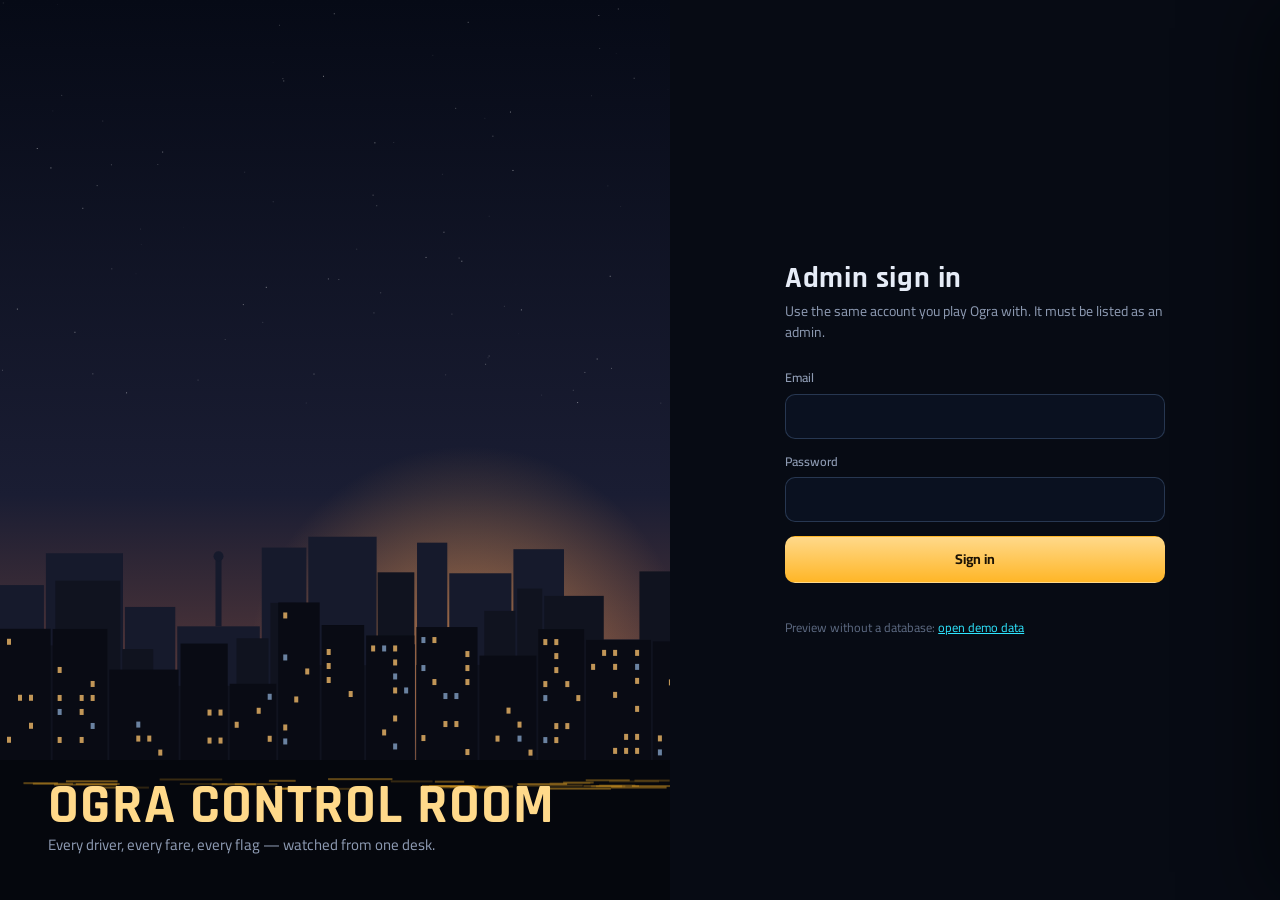
<file: assets/admin.html>
<!DOCTYPE html>
<html lang="en">
<head>
<meta charset="utf-8">
<meta name="viewport" content="width=device-width,initial-scale=1,viewport-fit=cover">
<meta name="robots" content="noindex,nofollow">
<meta name="theme-color" content="#070b14">
<title>Ogra Control Room</title>
<link rel="preconnect" href="https://fonts.googleapis.com"><link rel="preconnect" href="https://fonts.gstatic.com" crossorigin>
<link href="https://fonts.googleapis.com/css2?family=Cairo:wght@400;600;700;800&family=Rajdhani:wght@500;600;700&display=swap" rel="stylesheet">
<style>
:root{
  --night:#070b14; --deck:#0c1322; --panel:#111a2c; --panel2:#16213a; --line:rgba(140,190,255,.12); --line2:rgba(140,190,255,.22);
  --tx:#e6ecf7; --mut:#8d9ab2; --dim:#5d6a82;
  --amber:#ffb627; --amber2:#ffd98a; --cyan:#2ee6ff; --ok:#39f28b; --bad:#ff4d5e; --warn:#ff9f43; --dev:#b18cff;
  --r1:8px; --r2:14px;
  --num:Rajdhani,Cairo,system-ui,sans-serif; --txt:Cairo,system-ui,sans-serif;
}
*{box-sizing:border-box}
html,body{margin:0;height:100%;background:var(--night);color:var(--tx);font:14px/1.5 var(--txt)}
body{background:radial-gradient(1200px 600px at 85% -10%,rgba(255,182,39,.07),transparent 60%),radial-gradient(900px 500px at -10% 110%,rgba(46,230,255,.05),transparent 60%),var(--night)}
button,input,select,textarea{font:inherit;color:inherit}
button{cursor:pointer;border:0;background:none}
:focus-visible{outline:2px solid var(--cyan);outline-offset:2px;border-radius:6px}
a{color:var(--cyan)}
.hidden{display:none!important}
.num{font-family:var(--num);font-variant-numeric:tabular-nums;letter-spacing:.01em}
::-webkit-scrollbar{width:10px;height:10px}::-webkit-scrollbar-thumb{background:#22304c;border-radius:10px;border:2px solid var(--night)}

/* ---------- sign-in ---------- */
#login{position:fixed;inset:0;display:grid;grid-template-columns:1.1fr 1fr;background:var(--night)}
#login .art{position:relative;overflow:hidden;background:#0a1020}
#login .art canvas{position:absolute;inset:0;width:100%;height:100%}
#login .art .cap{position:absolute;left:48px;bottom:44px;right:48px}
#login .art .cap b{display:block;font:700 56px/1 var(--num);color:var(--amber2);letter-spacing:.02em}
#login .art .cap span{color:var(--mut);font-size:15px}
#login .lform{display:grid;place-items:center;padding:32px}
#login form{width:min(380px,100%)}
#login h1{font:700 30px/1.1 var(--num);margin:0 0 6px;letter-spacing:.02em}
#login p{color:var(--mut);margin:0 0 26px}
.field{display:block;margin:0 0 14px}
.field span{display:block;color:var(--mut);font-size:12.5px;margin:0 0 6px;font-weight:600}
.in{width:100%;padding:11px 13px;border-radius:10px;border:1px solid var(--line2);background:#0a1120;outline:none;transition:border-color .15s}
.in:focus{border-color:var(--amber)}
textarea.in{font:12.5px/1.55 ui-monospace,Menlo,Consolas,monospace;resize:vertical}
select.in{appearance:none;background-image:linear-gradient(45deg,transparent 50%,var(--mut) 50%),linear-gradient(135deg,var(--mut) 50%,transparent 50%);background-position:calc(100% - 17px) 50%,calc(100% - 12px) 50%;background-size:5px 5px;background-repeat:no-repeat;padding-right:30px}
.btn{display:inline-flex;align-items:center;justify-content:center;gap:8px;padding:9px 15px;border-radius:10px;font-weight:700;border:1px solid var(--line2);background:var(--panel2);color:var(--tx);white-space:nowrap;transition:background .15s,border-color .15s,transform .05s}
.btn:hover{border-color:rgba(140,190,255,.4);background:#1b2844}
.btn:active{transform:translateY(1px)}
.btn[disabled]{opacity:.45;pointer-events:none}
.btn.pri{background:linear-gradient(180deg,var(--amber2),var(--amber));color:#1b1204;border-color:transparent}
.btn.pri:hover{filter:brightness(1.05)}
.btn.danger{color:#ffd3d7;border-color:rgba(255,77,94,.45);background:rgba(255,77,94,.1)}
.btn.danger:hover{background:rgba(255,77,94,.2)}
.btn.good{color:#c9ffe0;border-color:rgba(57,242,139,.4);background:rgba(57,242,139,.09)}
.btn.devb{color:#e4d6ff;border-color:rgba(177,140,255,.45);background:rgba(177,140,255,.1)}
.btn.sm{padding:5px 10px;font-size:12.5px;border-radius:8px}
.btn.wide{width:100%;padding:12px}
.err{color:#ff9ea7;font-size:13px;min-height:1.4em;margin-top:10px}

/* ---------- shell ---------- */
#app{display:grid;grid-template-columns:232px 1fr;height:100%}
aside{border-right:1px solid var(--line);background:rgba(8,12,22,.7);display:flex;flex-direction:column;padding:18px 12px}
.brand{display:flex;align-items:center;gap:10px;padding:4px 8px 22px}
.brand .mk{width:36px;height:36px;border-radius:10px;background:linear-gradient(160deg,var(--amber2),var(--amber));display:grid;place-items:center;color:#1b1204;font:700 20px/1 var(--num)}
.brand b{font:700 19px/1 var(--num);letter-spacing:.03em;display:block}
.brand small{color:var(--mut);font-size:11.5px}
nav button{display:flex;align-items:center;gap:11px;width:100%;padding:10px 12px;border-radius:10px;color:var(--mut);font-weight:700;text-align:left;margin:2px 0}
nav button svg{width:18px;height:18px;flex:none;opacity:.85}
nav button:hover{background:rgba(140,190,255,.06);color:var(--tx)}
nav button.on{background:rgba(255,182,39,.1);color:var(--amber2);box-shadow:inset 3px 0 0 var(--amber)}
nav .cnt{margin-left:auto;font:700 12px/1 var(--num);padding:3px 7px;border-radius:20px;background:rgba(255,77,94,.18);color:#ffb3ba}
nav .cnt:empty{display:none}
aside .me{margin-top:auto;padding:12px;border-top:1px solid var(--line);font-size:12.5px;color:var(--mut)}
aside .me b{display:block;color:var(--tx);overflow:hidden;text-overflow:ellipsis;white-space:nowrap}
main{overflow:auto;min-width:0}
.top{position:sticky;top:0;z-index:5;display:flex;align-items:center;gap:14px;padding:14px 28px;background:rgba(7,11,20,.82);backdrop-filter:blur(10px);border-bottom:1px solid var(--line)}
.top h2{margin:0;font:700 22px/1 var(--num);letter-spacing:.02em}
.top .sp{flex:1}
.live{display:flex;align-items:center;gap:8px;color:var(--mut);font-size:12.5px}
.live i{width:8px;height:8px;border-radius:50%;background:var(--ok);box-shadow:0 0 0 0 rgba(57,242,139,.6);animation:pulse 2s infinite}
.live.off i{background:var(--dim);animation:none}
@keyframes pulse{0%{box-shadow:0 0 0 0 rgba(57,242,139,.55)}70%{box-shadow:0 0 0 8px rgba(57,242,139,0)}100%{box-shadow:0 0 0 0 rgba(57,242,139,0)}}
@media (prefers-reduced-motion:reduce){.live i{animation:none}}
.search{position:relative;width:min(340px,40vw)}
.search input{padding-left:36px}
.search svg{position:absolute;left:11px;top:50%;transform:translateY(-50%);width:16px;height:16px;color:var(--dim)}
.page{padding:24px 28px 60px}
.demo{background:rgba(177,140,255,.12);color:#dccfff;border:1px solid rgba(177,140,255,.3);padding:3px 9px;border-radius:20px;font-size:12px;font-weight:700}

/* ---------- overview ---------- */
.board{display:grid;grid-template-columns:1.3fr repeat(4,1fr);gap:12px;margin-bottom:14px}
.kpi{background:var(--panel);border:1px solid var(--line);border-radius:var(--r2);padding:16px 18px;position:relative;overflow:hidden}
.kpi .l{color:var(--mut);font-size:12.5px;font-weight:600}
.kpi .v{font:700 34px/1.1 var(--num);margin-top:4px}
.kpi .s{color:var(--dim);font-size:12px;margin-top:2px}
.kpi.hero{background:linear-gradient(160deg,#18243d,#0f1728);border-color:rgba(255,182,39,.28)}
.kpi.hero .v{font-size:64px;color:var(--amber2);line-height:1}
.kpi.hero .dot{display:inline-block;width:10px;height:10px;border-radius:50%;background:var(--ok);margin-right:8px;vertical-align:middle}
.kpi.alert .v{color:#ff8a95}
.grid2{display:grid;grid-template-columns:1.6fr 1fr;gap:12px;margin-bottom:12px}
.card{background:var(--panel);border:1px solid var(--line);border-radius:var(--r2);padding:16px 18px;min-width:0}
.card h3{margin:0 0 12px;font-size:14.5px;font-weight:800;display:flex;align-items:center;gap:10px}
.card h3 small{color:var(--dim);font-weight:600;font-size:12px}
.card h3 .sp{flex:1}
.chart svg{width:100%;display:block}
.legend{display:flex;gap:14px;color:var(--mut);font-size:12px}
.legend i{display:inline-block;width:10px;height:10px;border-radius:3px;margin-right:5px;vertical-align:-1px}
.bars .row{display:grid;grid-template-columns:1fr 60px;gap:10px;align-items:center;margin:9px 0}
.bars .track{height:8px;background:#0a1120;border-radius:6px;overflow:hidden;margin-top:5px}
.bars .fill{height:100%;background:linear-gradient(90deg,var(--amber),var(--amber2));border-radius:6px}
.bars .nm{font-size:13px;font-weight:600;overflow:hidden;text-overflow:ellipsis;white-space:nowrap}
.bars .n{text-align:right;font:700 15px var(--num)}
.mini{list-style:none;margin:0;padding:0}
.mini li{display:flex;align-items:center;gap:10px;padding:9px 0;border-top:1px solid var(--line);cursor:pointer}
.mini li:first-child{border-top:0}
.mini li:hover .who b{color:var(--amber2)}
.who{min-width:0;flex:1}
.who b{display:block;overflow:hidden;text-overflow:ellipsis;white-space:nowrap;font-size:13.5px}
.who small{color:var(--dim);display:block;overflow:hidden;text-overflow:ellipsis;white-space:nowrap;font-size:12px}
.empty{color:var(--dim);text-align:center;padding:26px 10px;font-size:13px}

/* ---------- tables ---------- */
.bar{display:flex;align-items:center;gap:10px;flex-wrap:wrap;margin-bottom:14px}
.chips{display:flex;gap:6px;flex-wrap:wrap}
.chip{padding:6px 12px;border-radius:20px;border:1px solid var(--line2);color:var(--mut);font-weight:700;font-size:13px}
.chip.on{background:var(--tx);color:#0b1120;border-color:transparent}
.chip b{font-family:var(--num);margin-left:4px;opacity:.8}
.tbl{width:100%;border-collapse:separate;border-spacing:0;background:var(--panel);border:1px solid var(--line);border-radius:var(--r2);overflow:hidden}
.tblwrap{overflow:auto;border-radius:var(--r2)}
.tbl th{position:sticky;top:0;text-align:left;font-size:12px;font-weight:700;color:var(--mut);padding:11px 12px;background:#131d31;border-bottom:1px solid var(--line);white-space:nowrap}
.tbl td{padding:10px 12px;border-bottom:1px solid var(--line);vertical-align:middle;white-space:nowrap}
.tbl tr:last-child td{border-bottom:0}
.tbl tbody tr{cursor:pointer;transition:background .1s}
.tbl tbody tr:hover{background:rgba(140,190,255,.045)}
.tbl td.r,.tbl th.r{text-align:right}
.tbl .who{max-width:260px}
.av{width:34px;height:34px;border-radius:10px;display:grid;place-items:center;font:700 14px var(--num);color:#0b1120;flex:none;position:relative}
.av .st{position:absolute;right:-3px;bottom:-3px;width:11px;height:11px;border-radius:50%;border:2px solid var(--panel);background:var(--dim)}
.av .st.on{background:var(--ok)}
.pill{display:inline-flex;align-items:center;gap:5px;padding:2px 8px;border-radius:20px;font-size:11.5px;font-weight:800;line-height:1.6}
.pill.bad{background:rgba(255,77,94,.15);color:#ff9aa4}
.pill.ok{background:rgba(57,242,139,.13);color:#8ff5b9}
.pill.dev{background:rgba(177,140,255,.16);color:#d3c0ff}
.pill.warn{background:rgba(255,159,67,.15);color:#ffc28a}
.pill.mut{background:rgba(140,190,255,.09);color:var(--mut)}
.pill.amb{background:rgba(255,182,39,.14);color:var(--amber2)}
.pager{display:flex;align-items:center;gap:10px;justify-content:flex-end;margin-top:12px;color:var(--mut);font-size:13px}

/* ---------- drawer ---------- */
#scrim{position:fixed;inset:0;background:rgba(3,6,12,.55);z-index:20;opacity:0;pointer-events:none;transition:opacity .2s}
#scrim.on{opacity:1;pointer-events:auto}
#drawer{position:fixed;top:0;right:0;bottom:0;width:min(820px,100vw);background:var(--deck);border-left:1px solid var(--line2);z-index:21;transform:translateX(102%);transition:transform .24s cubic-bezier(.2,.8,.2,1);display:flex;flex-direction:column;box-shadow:-30px 0 80px rgba(0,0,0,.45)}
#drawer.on{transform:none}
@media (prefers-reduced-motion:reduce){#drawer,#scrim{transition:none}}
.dh{padding:20px 24px 0;border-bottom:1px solid var(--line)}
.dh .row1{display:flex;gap:14px;align-items:center}
.dh .av{width:54px;height:54px;border-radius:14px;font-size:22px}
.dh h2{margin:0;font:700 24px/1.1 var(--num);letter-spacing:.01em}
.dh .meta{color:var(--mut);font-size:12.5px;display:flex;gap:8px;flex-wrap:wrap;align-items:center;margin-top:3px}
.dh .x{margin-left:auto;align-self:flex-start;width:36px;height:36px;border-radius:10px;border:1px solid var(--line2);font-size:18px;color:var(--mut)}
.dh .x:hover{color:var(--tx)}
.stats{display:grid;grid-template-columns:repeat(5,1fr);gap:8px;margin:16px 0}
.stat{background:var(--panel);border:1px solid var(--line);border-radius:10px;padding:9px 12px}
.stat span{display:block;color:var(--dim);font-size:11.5px;font-weight:600}
.stat b{font:700 20px/1.2 var(--num)}
.actions{display:flex;gap:8px;flex-wrap:wrap;margin:0 0 14px}
.tabs{display:flex;gap:2px;overflow-x:auto}
.tabs button{padding:10px 14px;color:var(--mut);font-weight:700;border-bottom:2px solid transparent;white-space:nowrap}
.tabs button.on{color:var(--amber2);border-color:var(--amber)}
.tabs button b{font-family:var(--num);margin-left:5px;color:var(--dim)}
.db{flex:1;overflow:auto;padding:20px 24px 90px}
.banbox{background:rgba(255,77,94,.08);border:1px solid rgba(255,77,94,.35);border-radius:12px;padding:12px 14px;margin:14px 0 0;display:flex;gap:12px;align-items:center}
.banbox b{color:#ffb3ba}
.devbox{background:rgba(177,140,255,.08);border:1px solid rgba(177,140,255,.35);border-radius:12px;padding:12px 14px;margin:14px 0 0;color:#dccfff}
.form{display:grid;grid-template-columns:repeat(3,1fr);gap:12px 14px}
.form .span2{grid-column:span 2}.form .span3{grid-column:1/-1}
.form .field{margin:0}
.field.changed .in{border-color:var(--amber);background:rgba(255,182,39,.05)}
.sticky{position:sticky;bottom:-90px;margin:18px -24px -90px;padding:14px 24px;background:rgba(12,19,34,.96);border-top:1px solid var(--line);display:flex;gap:10px;align-items:center}
.sticky .sp{flex:1}
.vgrid{display:grid;grid-template-columns:repeat(auto-fill,minmax(220px,1fr));gap:10px}
.veh{background:var(--panel);border:1px solid var(--line);border-radius:12px;padding:12px 13px;display:flex;flex-direction:column;gap:8px}
.veh.own{border-color:rgba(57,242,139,.35)}
.veh.cur{box-shadow:inset 0 0 0 1px var(--amber);border-color:var(--amber)}
.veh .h{display:flex;justify-content:space-between;gap:8px;align-items:flex-start}
.veh .h b{font-size:13.5px;line-height:1.3}
.veh .h small{display:block;color:var(--dim);font-size:11.5px}
.veh .f{display:flex;gap:6px;flex-wrap:wrap}
.flag{display:grid;grid-template-columns:auto 1fr auto;gap:12px;align-items:start;padding:12px 0;border-top:1px solid var(--line)}
.flag:first-child{border-top:0}
.flag pre{margin:6px 0 0;padding:8px 10px;background:#0a1120;border-radius:8px;font-size:11.5px;color:#aebad0;white-space:pre-wrap;word-break:break-word;max-height:140px;overflow:auto}
.sev{width:36px;height:36px;border-radius:10px;display:grid;place-items:center;font:700 16px var(--num)}
.sev.s1{background:rgba(140,190,255,.1);color:var(--mut)}.sev.s2{background:rgba(255,159,67,.15);color:#ffc28a}.sev.s3{background:rgba(255,77,94,.18);color:#ff9aa4}

/* ---------- modal & toast ---------- */
#modal{position:fixed;inset:0;z-index:40;display:grid;place-items:center;background:rgba(3,6,12,.66);backdrop-filter:blur(4px);padding:20px}
.mbox{width:min(520px,100%);background:var(--deck);border:1px solid var(--line2);border-radius:18px;padding:22px;box-shadow:0 30px 80px rgba(0,0,0,.6)}
.mbox h3{margin:0 0 4px;font:700 22px/1.2 var(--num)}
.mbox p{margin:0 0 16px;color:var(--mut)}
.mbox .foot{display:flex;gap:10px;justify-content:flex-end;margin-top:18px}
.opts{display:grid;grid-template-columns:repeat(3,1fr);gap:8px;margin-bottom:14px}
.opt{padding:10px;border-radius:10px;border:1px solid var(--line2);font-weight:700;text-align:center}
.opt.on{border-color:var(--bad);background:rgba(255,77,94,.12);color:#ffc5cb}
#toasts{position:fixed;right:20px;bottom:20px;z-index:60;display:flex;flex-direction:column;gap:8px;align-items:flex-end}
.toast{background:#18233b;border:1px solid var(--line2);border-left:3px solid var(--ok);padding:10px 14px;border-radius:10px;box-shadow:0 10px 30px rgba(0,0,0,.4);max-width:420px;font-weight:600}
.toast.bad{border-left-color:var(--bad)}

.split{display:grid;grid-template-columns:380px 1fr;gap:14px;align-items:start}
.hint{color:var(--dim);font-size:12.5px;margin-top:8px}
code{font:12px ui-monospace,Menlo,monospace;background:#0a1120;padding:2px 6px;border-radius:6px;color:#c7d3ea}
.kbd{border:1px solid var(--line2);border-bottom-width:2px;border-radius:6px;padding:0 6px;font:12px var(--num);color:var(--mut)}

@media (max-width:1180px){.board{grid-template-columns:repeat(3,1fr)}.kpi.hero{grid-column:span 3}.grid2,.split{grid-template-columns:1fr}.stats{grid-template-columns:repeat(3,1fr)}}
@media (max-width:820px){#app{grid-template-columns:1fr}aside{position:fixed;inset:auto 0 0 0;flex-direction:row;padding:6px;z-index:10;border-right:0;border-top:1px solid var(--line)}aside .brand,aside .me{display:none}nav{display:flex;width:100%;overflow-x:auto}nav button{flex-direction:column;gap:2px;font-size:11px;padding:6px 10px}nav button.on{box-shadow:inset 0 -3px 0 var(--amber)}nav .cnt{display:none}.page{padding:16px 14px 90px}.top{padding:12px 14px}.search{width:auto;flex:1}.form{grid-template-columns:1fr 1fr}#login{grid-template-columns:1fr}#login .art{display:none}.board{grid-template-columns:1fr 1fr}.kpi.hero{grid-column:span 2}}
</style>
</head>
<body>

<!-- ================= SIGN IN ================= -->
<section id="login">
  <div class="art"><canvas id="skyline"></canvas>
    <div class="cap"><b>OGRA CONTROL ROOM</b><span>Every driver, every fare, every flag — watched from one desk.</span></div>
  </div>
  <div class="lform">
    <form id="loginForm" autocomplete="on">
      <h1>Admin sign in</h1>
      <p>Use the same account you play Ogra with. It must be listed as an admin.</p>
      <label class="field"><span>Email</span><input class="in" id="lEmail" type="email" autocomplete="username" required></label>
      <label class="field"><span>Password</span><input class="in" id="lPass" type="password" autocomplete="current-password" required></label>
      <button class="btn pri wide" id="lBtn" type="submit">Sign in</button>
      <div class="err" id="lErr"></div>
      <div class="hint">Preview without a database: <a href="?demo=1">open demo data</a></div>
    </form>
  </div>
</section>

<!-- ================= APP ================= -->
<div id="app" class="hidden">
  <aside>
    <div class="brand"><div class="mk">O</div><div><b>OGRA</b><small>Control room</small></div></div>
    <nav id="nav"></nav>
    <div class="me"><b id="meEmail"></b><span id="meRole">Admin</span><div style="margin-top:8px"><button class="btn sm" id="signOut">Sign out</button></div></div>
  </aside>
  <main>
    <div class="top">
      <h2 id="viewTitle">Overview</h2>
      <span id="demoTag" class="demo hidden">Demo data</span>
      <div class="sp"></div>
      <div class="search"><svg viewBox="0 0 24 24" fill="none" stroke="currentColor" stroke-width="2"><circle cx="11" cy="11" r="7"/><path d="m20 20-3.5-3.5"/></svg><input class="in" id="gSearch" placeholder="Find a player by email, name or ID"></div>
      <div class="live" id="live"><i></i><span id="liveTxt">Live</span></div>
    </div>
    <div class="page" id="page"></div>
  </main>
</div>

<div id="scrim"></div>
<section id="drawer" aria-label="Player"></section>
<div id="modal" class="hidden"></div>
<div id="toasts"></div>

<script src="supabase.js"></script>
<script>
/* ================= CONFIG ================= */
const CFG = {
  url: 'https://xncztvekfhyihshlatvz.supabase.co',
  key: 'sb_publishable_oJOOzGXc3xgl1k44rFlyzQ_TSaJ3gb4',
  refreshMs: 20000,
  onlineWindowMs: 120000
};
const VEHICLES = [
  ['v_n300','Chevrolet N300 Van','micro',11,1],['v_suzuki','Suzuki Every Minivan','micro',7,1],['v_foton','Foton Gratour Mini','micro',8,2],
  ['van_euro','Foton Toano Long','micro',14,4],['micro_classic','Toyota HiAce H200','micro',14,5],['micro_hr','King Long Kingo Wide','micro',15,6],
  ['micro_jumbo','Golden Dragon 6532','micro',16,7],['v_shineray','Foton View CS2','minibus',18,8],['van_xl','King Long Kingo 6600','minibus',19,8],
  ['v_joya6','Joylong Joya 6','minibus',19,9],['mini_rosa','Mitsubishi Fuso Rosa','minibus',25,10],['coaster','Toyota Coaster B70','minibus',26,11],
  ['v_isuzu','Isuzu NPR Bus','minibus',28,12],['v_higer','Higer KLQ6728','minibus',29,12],['v_yutong77','Yutong ZK6770','minibus',30,13],
  ['citybus','King Long XMQ6127','bus',35,15],['v_zk6128','Yutong ZK6128HG','bus',38,16],['coach','Golden Dragon Navigator 6125','bus',49,19],
  ['v_tourismo','Mercedes-Benz Tourismo RHD','bus',51,22],
  ['car_old','Fiat 128 Nasr','car',3,1],['hatch_city','Lada 2107 Riva','car',3,2],['sedan_compact','Daewoo Lanos (Nasr)','car',4,3],
  ['hatch','Hyundai Verna','car',3,4],['sedan16','Chevrolet Optra','car',4,7],['sedan_mid','Toyota Corolla 1.8','car',4,9]
];
const VNAME = Object.fromEntries(VEHICLES.map(v => [v[0], v[1]]));
const ROUTE_NAMES = {cairo_hurghada:'Cairo → Hurghada',cairo_gouna:'Cairo → El Gouna',cairo_sharm:'Cairo → Sharm El Sheikh',maadi_tahrir:'Maadi → Tahrir',giza_haram:'Giza Square → Pyramids',ramses_hussein:'Ramses → El Hussein',asher_ramses:'El Hay El Asher → Ramses',alex_corniche:'Raml Station → Montaza',asher_shorouk:'El Hay El Asher → El Shorouk',asher_capital:'El Hay El Asher → New Capital',banha:'El Mo’assasa → Banha',cairo_sokhna:'Qattameya → Ain Sokhna',cairo_alex:'El Mo’assasa → Moharram Bek',bus_tahrir_korba:'Abdel Moneim Riad → Korba',bus_ramses_haram:'Ramses → Pyramids',mini_ramses_october:'Ramses → El Hosary',coach_cairo_alex:'Cairo Gateway → Sidi Gaber'};

/* ================= UTIL ================= */
const $ = s => document.querySelector(s);
const esc = s => String(s ?? '').replace(/[&<>"']/g, c => ({'&':'&amp;','<':'&lt;','>':'&gt;','"':'&quot;',"'":'&#39;'}[c]));
const fmt = n => n == null ? '—' : Number(n).toLocaleString('en-US');
const egp = n => n == null ? '—' : 'EGP ' + fmt(Math.round(n));
const short = n => { n = Number(n) || 0; const a = Math.abs(n); return a >= 1e9 ? (n/1e9).toFixed(1)+'B' : a >= 1e6 ? (n/1e6).toFixed(a >= 1e7 ? 0 : 1)+'M' : a >= 1e4 ? (n/1e3).toFixed(0)+'K' : fmt(n); };
const ago = t => { if (!t) return 'never'; const s = (Date.now() - new Date(t))/1000; if (s < 0) return 'in ' + until(t); if (s < 60) return 'just now'; if (s < 3600) return Math.floor(s/60)+' min ago'; if (s < 86400) return Math.floor(s/3600)+' h ago'; if (s < 86400*30) return Math.floor(s/86400)+' d ago'; return new Date(t).toLocaleDateString(); };
const until = t => { const s = (new Date(t) - Date.now())/1000; if (new Date(t).getFullYear() > 9000) return 'permanent'; if (s < 3600) return Math.max(1, Math.ceil(s/60))+' min'; if (s < 86400) return Math.ceil(s/3600)+' h'; return Math.ceil(s/86400)+' days'; };
const dt = t => t ? new Date(t).toLocaleString([], {dateStyle:'medium', timeStyle:'short'}) : '—';
const isOnline = p => p.last_seen && Date.now() - new Date(p.last_seen) < CFG.onlineWindowMs;
const isBanned = p => p.banned_until && new Date(p.banned_until) > new Date();
const hue = s => { let h = 0; for (const c of String(s)) h = (h*31 + c.charCodeAt(0)) >>> 0; return h % 360; };
const initials = p => ((p.name || p.email || '?').replace(/@.*/, '').split(/[\s._-]+/).filter(Boolean).slice(0, 2).map(w => w[0]).join('') || '?').toUpperCase();
const avatar = (p, big) => `<div class="av" style="background:hsl(${hue(p.id)},70%,${big ? 72 : 70}%)">${esc(initials(p))}<i class="st ${isOnline(p) ? 'on' : ''}"></i></div>`;
function toast(msg, bad){ const t = document.createElement('div'); t.className = 'toast' + (bad ? ' bad' : ''); t.textContent = msg; $('#toasts').appendChild(t); setTimeout(() => t.remove(), bad ? 6500 : 3200); }
const ICON = {
  overview:'<svg viewBox="0 0 24 24" fill="none" stroke="currentColor" stroke-width="2"><rect x="3" y="3" width="7" height="9" rx="2"/><rect x="14" y="3" width="7" height="5" rx="2"/><rect x="14" y="12" width="7" height="9" rx="2"/><rect x="3" y="16" width="7" height="5" rx="2"/></svg>',
  players:'<svg viewBox="0 0 24 24" fill="none" stroke="currentColor" stroke-width="2"><circle cx="9" cy="8" r="4"/><path d="M2 21c0-4 3-6 7-6s7 2 7 6"/><path d="M16 4a4 4 0 0 1 0 8M22 21c0-3-2-5-4-5.6"/></svg>',
  flags:'<svg viewBox="0 0 24 24" fill="none" stroke="currentColor" stroke-width="2"><path d="M5 21V4h11l-1.5 4L16 12H5"/></svg>',
  trips:'<svg viewBox="0 0 24 24" fill="none" stroke="currentColor" stroke-width="2"><rect x="3" y="6" width="18" height="11" rx="3"/><circle cx="7.5" cy="18" r="1.8"/><circle cx="16.5" cy="18" r="1.8"/><path d="M3 11h18M9 6v5M15 6v5"/></svg>',
  devs:'<svg viewBox="0 0 24 24" fill="none" stroke="currentColor" stroke-width="2"><path d="m8 8-5 4 5 4M16 8l5 4-5 4M14 5l-4 14"/></svg>',
  admins:'<svg viewBox="0 0 24 24" fill="none" stroke="currentColor" stroke-width="2"><path d="M12 3 4 6v6c0 5 3.5 8 8 9 4.5-1 8-4 8-9V6z"/><path d="m9 12 2 2 4-4"/></svg>',
  audit:'<svg viewBox="0 0 24 24" fill="none" stroke="currentColor" stroke-width="2"><path d="M8 4h11v16H5V7z"/><path d="M9 9h6M9 13h6M9 17h4"/></svg>'
};

/* ================= BACKEND ================= */
const DEMO = new URLSearchParams(location.search).has('demo');
const API = {
  sb: null,
  async rpc(fn, args){
    if (DEMO) return MOCK.rpc(fn, args || {});
    const { data, error } = await this.sb.rpc(fn, args || {});
    if (error) throw new Error(error.message);
    return data;
  },
  async account(body){
    if (DEMO) return MOCK.account(body);
    const { data: s } = await this.sb.auth.getSession();
    const r = await fetch(CFG.url + '/functions/v1/admin-account', { method:'POST',
      headers:{ 'content-type':'application/json', apikey:CFG.key, authorization:'Bearer ' + (s.session && s.session.access_token) }, body:JSON.stringify(body) });
    const j = await r.json().catch(() => ({}));
    if (!r.ok) throw new Error(j.error || ('HTTP ' + r.status + (r.status === 404 ? ' — deploy the admin-account function' : '')));
    return j;
  }
};

/* ================= STATE ================= */
const ST = { view:'overview', dash:null, pf:{search:'', filter:'all', sort:'last_seen', offset:0, limit:50}, player:null, ptab:'profile', timer:null, busy:false };
const VIEWS = [['overview','Overview'],['players','Players'],['flags','Flags'],['trips','Trips'],['devs','Dev accounts'],['admins','Admins'],['audit','Audit log']];

/* ================= BOOT ================= */
async function boot(){
  drawSkyline();
  if (DEMO) { $('#demoTag').classList.remove('hidden'); return enter({ email:'demo-admin@ogra.app' }); }
  if (!window.supabase) { $('#lErr').textContent = 'Could not load assets/supabase.js. Put admin.html in the same folder as the game.'; return; }
  API.sb = window.supabase.createClient(CFG.url, CFG.key);
  const { data } = await API.sb.auth.getSession();
  if (data.session) await checkAdmin();
  $('#loginForm').onsubmit = async e => { e.preventDefault(); $('#lErr').textContent = ''; $('#lBtn').disabled = true;
    const { error } = await API.sb.auth.signInWithPassword({ email:$('#lEmail').value.trim(), password:$('#lPass').value });
    $('#lBtn').disabled = false;
    if (error) { $('#lErr').textContent = error.message; return; }
    await checkAdmin(); };
}
async function checkAdmin(){
  try { const me = await API.rpc('admin_whoami');
    if (!me || !me.is_admin) { $('#lErr').innerHTML = 'Signed in as <b>' + esc(me && me.email) + '</b>, but this account is not an admin. Add it with the bootstrap line at the bottom of <code>admin.sql</code>.'; await API.sb.auth.signOut(); return; }
    enter(me);
  } catch (e) { $('#lErr').textContent = /admin_whoami/.test(e.message) ? 'The admin functions are not installed. Run admin.sql in the Supabase SQL editor.' : e.message; }
}
function enter(me){
  $('#login').classList.add('hidden'); $('#app').classList.remove('hidden');
  $('#meEmail').textContent = me.email || '';
  $('#nav').innerHTML = VIEWS.map(([k, n]) => `<button data-v="${k}">${ICON[k]}<span>${n}</span><i class="cnt" id="cnt_${k}"></i></button>`).join('');
  $('#nav').onclick = e => { const b = e.target.closest('[data-v]'); if (b) go(b.dataset.v); };
  $('#signOut').onclick = async () => { if (!DEMO) await API.sb.auth.signOut(); location.href = location.pathname; };
  let st; $('#gSearch').oninput = e => { clearTimeout(st); st = setTimeout(() => { ST.pf.search = e.target.value.trim(); ST.pf.offset = 0; go('players'); }, 250); };
  $('#scrim').onclick = closeDrawer;
  addEventListener('keydown', e => { if (e.key === 'Escape') { if (!$('#modal').classList.contains('hidden')) closeModal(); else closeDrawer(); }
    if (e.key === '/' && document.activeElement.tagName !== 'INPUT' && document.activeElement.tagName !== 'TEXTAREA') { e.preventDefault(); $('#gSearch').focus(); } });
  go(location.hash.slice(1) || 'overview');
  ST.timer = setInterval(tick, CFG.refreshMs);
  document.addEventListener('visibilitychange', () => { $('#live').classList.toggle('off', document.hidden); if (!document.hidden) tick(); });
}
async function tick(){
  if (document.hidden || ST.busy || !$('#modal').classList.contains('hidden')) return;
  const editing = $('#drawer').classList.contains('on') && document.querySelector('#drawer .field.changed, #drawer textarea:focus');
  try { await render(true); if ($('#drawer').classList.contains('on') && !editing) await openPlayer(ST.player.player.id, true); $('#liveTxt').textContent = 'Live · ' + new Date().toLocaleTimeString([], {hour:'2-digit', minute:'2-digit', second:'2-digit'}); } catch (e) {}
}
function go(v){ if (!VIEWS.find(x => x[0] === v)) v = 'overview'; ST.view = v; history.replaceState(null, '', '#' + v);
  document.querySelectorAll('#nav button').forEach(b => b.classList.toggle('on', b.dataset.v === v));
  $('#viewTitle').textContent = VIEWS.find(x => x[0] === v)[1]; render(); }
async function render(silent){
  const page = $('#page');
  if (!silent) page.innerHTML = '<div class="empty">Loading…</div>';
  try {
    ST.dash = await API.rpc('admin_dashboard');
    $('#cnt_flags').textContent = ST.dash.open_flags || '';
    const html = await VIEW_RENDER[ST.view]();
    if (silent && (document.activeElement && page.contains(document.activeElement) && /INPUT|TEXTAREA|SELECT/.test(document.activeElement.tagName))) return;
    page.innerHTML = html; (VIEW_AFTER[ST.view] || (() => {}))();
  } catch (e) { if (!silent) page.innerHTML = `<div class="card"><div class="empty">Could not load: ${esc(e.message)}</div></div>`; toast(e.message, true); }
}

/* ================= CHARTS ================= */
function barChart(data){
  const W = 760, H = 210, pl = 34, pb = 24, pt = 10, n = data.length, max = Math.max(4, ...data.map(d => d.ok + d.bad));
  const bw = (W - pl)/n, sy = v => (H - pb - pt)*v/max;
  let g = '';
  for (let i = 0; i <= 4; i++) { const y = H - pb - (H - pb - pt)*i/4; g += `<line x1="${pl}" x2="${W}" y1="${y}" y2="${y}" stroke="rgba(140,190,255,.08)"/><text x="${pl - 8}" y="${y + 4}" fill="#5d6a82" font-size="11" text-anchor="end" font-family="Rajdhani">${Math.round(max*i/4)}</text>`; }
  data.forEach((d, i) => { const x = pl + i*bw + bw*.18, w = bw*.64, h1 = sy(d.ok), h2 = sy(d.bad);
    g += `<rect x="${x}" y="${H - pb - h1}" width="${w}" height="${h1}" rx="2" fill="#ffb627"><title>${new Date(d.t).getHours()}:00 — ${d.ok} accepted, ${d.bad} rejected</title></rect>`;
    if (h2) g += `<rect x="${x}" y="${H - pb - h1 - h2}" width="${w}" height="${h2}" rx="2" fill="#ff4d5e"/>`;
    if (i % 3 === 0) g += `<text x="${x + w/2}" y="${H - 6}" fill="#5d6a82" font-size="11" text-anchor="middle" font-family="Rajdhani">${String(new Date(d.t).getHours()).padStart(2, '0')}:00</text>`; });
  return `<svg viewBox="0 0 ${W} ${H}" role="img" aria-label="Trips per hour">${g}</svg>`;
}
function lineChart(data){
  const W = 420, H = 210, pl = 26, pb = 24, pt = 14, max = Math.max(3, ...data.map(d => d.n)), n = data.length;
  const X = i => pl + (W - pl - 8)*i/(n - 1), Y = v => H - pb - (H - pb - pt)*v/max;
  const pts = data.map((d, i) => [X(i), Y(d.n)]), path = pts.map((p, i) => (i ? 'L' : 'M') + p[0].toFixed(1) + ',' + p[1].toFixed(1)).join('');
  let g = '';
  for (let i = 0; i <= 3; i++) { const y = Y(max*i/3); g += `<line x1="${pl}" x2="${W}" y1="${y}" y2="${y}" stroke="rgba(140,190,255,.08)"/><text x="${pl - 6}" y="${y + 4}" fill="#5d6a82" font-size="11" text-anchor="end" font-family="Rajdhani">${Math.round(max*i/3)}</text>`; }
  g += `<defs><linearGradient id="lg" x1="0" x2="0" y1="0" y2="1"><stop offset="0" stop-color="#2ee6ff" stop-opacity=".35"/><stop offset="1" stop-color="#2ee6ff" stop-opacity="0"/></linearGradient></defs>`;
  g += `<path d="${path}L${X(n - 1)},${H - pb}L${X(0)},${H - pb}Z" fill="url(#lg)"/><path d="${path}" fill="none" stroke="#2ee6ff" stroke-width="2.2" stroke-linejoin="round"/>`;
  pts.forEach((p, i) => { g += `<circle cx="${p[0]}" cy="${p[1]}" r="3" fill="#070b14" stroke="#2ee6ff" stroke-width="2"><title>${data[i].d}: ${data[i].n}</title></circle>`;
    if (i % 3 === 1 || i === n - 1) g += `<text x="${p[0]}" y="${H - 6}" fill="#5d6a82" font-size="11" text-anchor="middle" font-family="Rajdhani">${new Date(data[i].d).toLocaleDateString([], {day:'numeric', month:'short'})}</text>`; });
  return `<svg viewBox="0 0 ${W} ${H}" role="img" aria-label="Sign-ups per day">${g}</svg>`;
}

/* ================= VIEWS ================= */
const VIEW_AFTER = {};
const VIEW_RENDER = {
  async overview(){
    const d = ST.dash;
    const [online, flags] = await Promise.all([API.rpc('admin_players', {p_search:'', p_filter:'online', p_sort:'last_seen', p_limit:8, p_offset:0}), API.rpc('admin_flags', {p_open_only:true, p_limit:6})]);
    const topMax = Math.max(1, ...(d.top_routes || []).map(r => r.n));
    return `
    <div class="board">
      <div class="kpi hero"><div class="l"><span class="dot" style="${d.online ? '' : 'background:var(--dim)'}"></span>Driving right now</div><div class="v num">${fmt(d.online)}</div><div class="s">${fmt(d.active_24h)} active in the last 24 h · ${fmt(d.players)} accounts</div></div>
      <div class="kpi"><div class="l">Trips, 24 h</div><div class="v num">${fmt(d.trips_24h)}</div><div class="s">${fmt(d.rejected_24h)} rejected by the server</div></div>
      <div class="kpi"><div class="l">Paid out, 24 h</div><div class="v num">${short(d.earned_24h)}</div><div class="s">EGP net to drivers</div></div>
      <div class="kpi ${d.open_flags ? 'alert' : ''}"><div class="l">Open flags</div><div class="v num">${fmt(d.open_flags)}</div><div class="s">${fmt(d.banned)} accounts banned</div></div>
      <div class="kpi"><div class="l">Cash in circulation</div><div class="v num">${short(d.cash_total)}</div><div class="s">${fmt(d.new_24h)} new · ${fmt(d.devs)} dev accounts</div></div>
    </div>
    <div class="grid2">
      <div class="card chart"><h3>Trips per hour <small>last 24 h</small><span class="sp"></span><span class="legend"><span><i style="background:#ffb627"></i>Accepted</span><span><i style="background:#ff4d5e"></i>Rejected</span></span></h3>${barChart(d.trips_by_hour || [])}</div>
      <div class="card chart"><h3>New players <small>14 days</small></h3>${lineChart(d.signups_by_day || [])}</div>
    </div>
    <div class="grid2" style="grid-template-columns:1fr 1fr 1fr">
      <div class="card"><h3>On the road now</h3>${online.rows.length ? `<ul class="mini">${online.rows.map(p => `<li data-p="${esc(p.id)}">${avatar(p)}<div class="who"><b>${esc(p.name || p.email)}</b><small>Level ${p.level} · ${egp(p.cash)}</small></div>${p.is_dev ? '<span class="pill dev">DEV</span>' : ''}</li>`).join('')}</ul>` : '<div class="empty">Nobody is driving at the moment.</div>'}</div>
      <div class="card"><h3>Latest flags<span class="sp"></span><button class="btn sm" data-go="flags">Open queue</button></h3>${flags.length ? `<ul class="mini">${flags.map(f => `<li data-p="${esc(f.player_id)}"><div class="sev s${Math.min(3, f.severity || 1)}">${f.severity || 1}</div><div class="who"><b>${esc(f.kind.replace(/_/g, ' '))}</b><small>${esc(f.email || f.player_id)} · ${ago(f.created_at)}</small></div></li>`).join('')}</ul>` : '<div class="empty">No open flags. The roads are clean.</div>'}</div>
      <div class="card bars"><h3>Busiest routes <small>7 days</small></h3>${(d.top_routes || []).length ? d.top_routes.map(r => `<div class="row"><div><div class="nm">${esc(ROUTE_NAMES[r.route_id] || r.route_id)}</div><div class="track"><div class="fill" style="width:${r.n/topMax*100}%"></div></div></div><div class="n">${fmt(r.n)}</div></div>`).join('') : '<div class="empty">No trips yet.</div>'}</div>
    </div>`;
  },

  async players(){
    const f = ST.pf, d = ST.dash;
    const res = await API.rpc('admin_players', {p_search:f.search, p_filter:f.filter, p_sort:f.sort, p_limit:f.limit, p_offset:f.offset});
    ST.lastPlayers = res.rows;
    const chips = [['all','All',d.players],['online','Online',d.online],['flagged','Flagged',null],['banned','Banned',d.banned],['dev','Dev',d.devs]];
    return `
    <div class="bar">
      <div class="chips">${chips.map(([k, n, c]) => `<button class="chip ${f.filter === k ? 'on' : ''}" data-filter="${k}">${n}${c != null ? `<b>${fmt(c)}</b>` : ''}</button>`).join('')}</div>
      <div style="flex:1"></div>
      <select class="in" id="pSort" style="width:auto"><option value="last_seen">Last seen</option><option value="new">Newest</option><option value="cash">Most cash</option><option value="level">Highest level</option><option value="trips">Most trips</option><option value="flags">Most flags</option></select>
      <button class="btn" id="csv">Export CSV</button>
    </div>
    <div class="tblwrap"><table class="tbl"><thead><tr><th>Player</th><th>Status</th><th class="r">Level</th><th class="r">Cash</th><th class="r">Trips</th><th class="r">Fleet</th><th>Licence</th><th class="r">Flags</th><th>Last seen</th><th></th></tr></thead>
    <tbody>${res.rows.map(p => `<tr data-p="${esc(p.id)}">
      <td><div style="display:flex;gap:10px;align-items:center">${avatar(p)}<div class="who"><b>${esc(p.name || '—')}</b><small>${esc(p.email)}</small></div></div></td>
      <td>${statusPills(p)}</td>
      <td class="r num">${fmt(p.level)}</td><td class="r num">${fmt(p.cash)}</td><td class="r num">${fmt(p.total_trips)}</td><td class="r num">${fmt(p.vehicles)}</td>
      <td>${licPill(p)}</td>
      <td class="r">${p.open_flags ? `<span class="pill bad">${p.open_flags}</span>` : '<span style="color:var(--dim)">0</span>'}</td>
      <td style="color:var(--mut)">${ago(p.last_seen)}</td>
      <td class="r">${p.is_dev ? '' : isBanned(p) ? `<button class="btn sm good" data-q="unban" data-id="${esc(p.id)}">Unban</button>` : `<button class="btn sm danger" data-q="ban" data-id="${esc(p.id)}">Ban</button>`}</td>
    </tr>`).join('') || `<tr><td colspan="10"><div class="empty">No players match${f.search ? ` “${esc(f.search)}”` : ''}.</div></td></tr>`}</tbody></table></div>
    <div class="pager"><span>${res.total ? `${fmt(f.offset + 1)}–${fmt(Math.min(res.total, f.offset + f.limit))} of ${fmt(res.total)}` : ''}</span>
      <button class="btn sm" data-page="-1" ${f.offset ? '' : 'disabled'}>Previous</button><button class="btn sm" data-page="1" ${f.offset + f.limit < res.total ? '' : 'disabled'}>Next</button></div>`;
  },

  async flags(){
    const open = ST.flagOpen !== false, list = await API.rpc('admin_flags', {p_open_only:open, p_limit:300});
    return `<div class="bar"><div class="chips"><button class="chip ${open ? 'on' : ''}" data-fl="1">Open</button><button class="chip ${open ? '' : 'on'}" data-fl="0">All</button></div></div>
    <div class="card">${list.length ? list.map(f => `<div class="flag">
      <div class="sev s${Math.min(3, f.severity || 1)}" title="Severity">${f.severity || 1}</div>
      <div style="min-width:0"><b style="text-transform:capitalize">${esc(f.kind.replace(/_/g, ' '))}</b> ${f.reviewed ? '<span class="pill mut">Reviewed</span>' : '<span class="pill warn">Open</span>'} ${f.is_dev ? '<span class="pill dev">DEV</span>' : ''} ${isBanned(f) ? '<span class="pill bad">Banned</span>' : ''}
        <div style="color:var(--mut);font-size:12.5px"><a href="#" data-p="${esc(f.player_id)}">${esc(f.name || f.email || f.player_id)}</a> · ${dt(f.created_at)}</div>
        ${f.detail ? `<pre>${esc(JSON.stringify(f.detail, null, 2))}</pre>` : ''}</div>
      <div style="display:flex;gap:6px;flex-wrap:wrap;justify-content:flex-end">
        ${f.reviewed ? `<button class="btn sm" data-rf="${f.id}" data-v="0">Reopen</button>` : `<button class="btn sm good" data-rf="${f.id}" data-v="1">Mark reviewed</button>`}
        ${!f.is_dev && !isBanned(f) ? `<button class="btn sm danger" data-q="ban" data-id="${esc(f.player_id)}">Ban</button>` : ''}
      </div></div>`).join('') : `<div class="empty">${open ? 'No open flags. Nothing needs your attention.' : 'No flags have ever been raised.'}</div>`}</div>`;
  },

  async trips(){
    const bad = !!ST.tripBad, list = await API.rpc('admin_trips', {p_player:null, p_rejected_only:bad, p_limit:300});
    return `<div class="bar"><div class="chips"><button class="chip ${bad ? '' : 'on'}" data-tb="0">All trips</button><button class="chip ${bad ? 'on' : ''}" data-tb="1">Rejected only</button></div></div>${tripTable(list, true)}`;
  },

  async devs(){
    const res = await API.rpc('admin_players', {p_search:'', p_filter:'dev', p_sort:'new', p_limit:200, p_offset:0});
    return `<div class="split">
      <div class="card"><h3>Create a dev account</h3>
        <p style="color:var(--mut);margin:-4px 0 14px;font-size:13px">A new sign-in with <b class="num" style="color:var(--amber2)">EGP 9,999,999</b>, level 30, a pro licence to 2099 and all ${VEHICLES.length} vehicles. The balance refills itself and the anti-cheat cannot ban it.</p>
        <label class="field"><span>Email</span><input class="in" id="dEmail" type="email" placeholder="tester1@ogra.app"></label>
        <label class="field"><span>Password</span><div style="display:flex;gap:6px"><input class="in num" id="dPass" type="text" autocomplete="off"><button class="btn" id="dGen" type="button">Generate</button></div></label>
        <label class="field"><span>Display name</span><input class="in" id="dName" placeholder="QA — Tester 1"></label>
        <label class="field"><span>Note (why this account exists)</span><input class="in" id="dNote" placeholder="Balancing the coach routes"></label>
        <button class="btn devb wide" id="dCreate">Create dev account</button>
        <div class="hint">Needs the <code>admin-account</code> edge function. To upgrade an existing player instead, open them and choose <b>Make dev</b>.</div>
      </div>
      <div class="card"><h3>Dev accounts <small>${fmt(res.total)}</small></h3>
        ${res.rows.length ? `<ul class="mini">${res.rows.map(p => `<li data-p="${esc(p.id)}">${avatar(p)}<div class="who"><b>${esc(p.name || p.email)}</b><small>${esc(p.email)}${p.dev_note ? ' · ' + esc(p.dev_note) : ''}</small></div><span class="num" style="color:var(--amber2)">${short(p.cash)}</span><span class="pill mut">${fmt(p.vehicles)} vehicles</span><button class="btn sm" data-rmdev="${esc(p.id)}">Remove dev</button></li>`).join('')}</ul>` : '<div class="empty">No dev accounts yet.</div>'}
      </div></div>`;
  },

  async admins(){
    const list = await API.rpc('admin_list_admins');
    return `<div class="split">
      <div class="card"><h3>Add an admin</h3><p style="color:var(--mut);margin:-4px 0 14px;font-size:13px">They must already have signed up to the game with this email.</p>
        <label class="field"><span>Email</span><input class="in" id="aEmail" type="email"></label><button class="btn pri wide" id="aAdd">Grant admin access</button></div>
      <div class="card"><h3>Admins <small>${list.length}</small></h3><ul class="mini">${list.map(a => `<li style="cursor:default"><div class="av" style="background:hsl(${hue(a.user_id)},70%,70%)">${esc(a.email[0].toUpperCase())}</div><div class="who"><b>${esc(a.email)}</b><small>Added ${ago(a.added_at)}${a.added_by ? ' by ' + esc(a.added_by) : ''}</small></div><button class="btn sm danger" data-rmadmin="${esc(a.user_id)}" data-email="${esc(a.email)}">Revoke</button></li>`).join('')}</ul></div></div>`;
  },

  async audit(){
    const list = await API.rpc('admin_audit_log', {p_limit:400});
    return auditTable(list, true);
  }
};

function statusPills(p){ const o = [];
  if (p.is_dev) o.push('<span class="pill dev">DEV</span>');
  if (isBanned(p)) o.push(`<span class="pill bad" title="${esc(p.ban_reason || '')}">Banned · ${until(p.banned_until)}</span>`);
  if (isOnline(p)) o.push('<span class="pill ok">Online</span>');
  if (!o.length) o.push('<span class="pill mut">Offline</span>');
  return o.join(' '); }
function licPill(p){ const c = p.licence_class || 'none'; if (c === 'none') return '<span class="pill mut">None</span>';
  const exp = p.licence_exp && new Date(p.licence_exp) < new Date(); return `<span class="pill ${exp ? 'warn' : 'amb'}">${c === 'pro' ? 'Pro' : 'Private'}${exp ? ' · expired' : ''}</span>`; }
function tripTable(list, withPlayer){
  if (!list.length) return '<div class="card"><div class="empty">No trips recorded.</div></div>';
  return `<div class="tblwrap"><table class="tbl"><thead><tr>${withPlayer ? '<th>Player</th>' : ''}<th>Route</th><th>Vehicle</th><th class="r">Time</th><th class="r">Pax</th><th class="r">km</th><th class="r">Fare</th><th class="r">Fines</th><th class="r">Net</th><th class="r">XP</th><th>Result</th><th>Ended</th></tr></thead><tbody>
  ${list.map(t => `<tr ${withPlayer ? `data-p="${esc(t.player_id)}"` : 'style="cursor:default"'}>${withPlayer ? `<td><div class="who"><b>${esc(t.name || t.email || t.player_id)}</b></div></td>` : ''}
    <td>${esc(ROUTE_NAMES[t.route_id] || t.route_id)}</td><td style="color:var(--mut)">${esc(VNAME[t.vehicle_id] || t.vehicle_id || '—')}</td>
    <td class="r num">${Math.floor(t.duration_s/60)}:${String(t.duration_s % 60).padStart(2, '0')}</td><td class="r num">${fmt(t.passengers)}</td><td class="r num">${Number(t.distance_km || 0).toFixed(1)}</td>
    <td class="r num">${fmt(t.fare_earned)}</td><td class="r num" style="color:${t.fines ? '#ff9aa4' : 'inherit'}">${fmt(t.fines)}</td><td class="r num" style="color:${t.net < 0 ? '#ff9aa4' : 'var(--amber2)'}">${fmt(t.net)}</td><td class="r num">${fmt(t.xp_gained)}</td>
    <td>${t.accepted ? '<span class="pill ok">Accepted</span>' : `<span class="pill bad" title="${esc(t.reject_note || '')}">Rejected</span>`}${!t.accepted && t.reject_note ? `<div style="color:var(--dim);font-size:11.5px;max-width:220px;white-space:normal">${esc(t.reject_note)}</div>` : ''}</td>
    <td style="color:var(--mut)">${dt(t.ended_at)}</td></tr>`).join('')}</tbody></table></div>`;
}
const ACTION_LABEL = {edit_player:'Edited profile',ban:'Banned',unban:'Unbanned',grant_vehicle:'Gave vehicle',remove_vehicle:'Removed vehicle',set_current_vehicle:'Set current vehicle',repair_refuel:'Repaired and refuelled',make_dev:'Made dev account',remove_dev:'Removed dev status',reset_progress:'Reset progress',edit_save:'Edited save data',flag_reviewed:'Reviewed flag',flag_reopened:'Reopened flag',flags_cleared:'Cleared all flags',delete_player:'Deleted player data',grant_admin:'Granted admin',revoke_admin:'Revoked admin',create_dev_account:'Created dev account',set_password:'Set a new password',delete_account:'Deleted sign-in account'};
function auditTable(list, withTarget){
  if (!list.length) return '<div class="card"><div class="empty">No admin actions yet.</div></div>';
  return `<div class="tblwrap"><table class="tbl"><thead><tr><th>When</th><th>Admin</th><th>Action</th>${withTarget ? '<th>Target</th>' : ''}<th>Detail</th></tr></thead><tbody>
  ${list.map(a => `<tr ${withTarget && a.target ? `data-p="${esc(a.target)}"` : 'style="cursor:default"'}><td style="color:var(--mut)">${dt(a.at)}</td><td>${esc(a.admin_email || '—')}</td><td><b>${esc(ACTION_LABEL[a.action] || a.action)}</b></td>${withTarget ? `<td style="color:var(--mut);font:12px ui-monospace,monospace">${esc((a.target || '').slice(0, 8))}</td>` : ''}<td style="white-space:normal;color:var(--mut);font-size:12.5px;max-width:420px">${a.detail ? esc(auditDetail(a)) : ''}</td></tr>`).join('')}</tbody></table></div>`;
}
function auditDetail(a){ const d = a.detail || {};
  if (a.action === 'ban') return (d.hours == null ? 'Permanent' : d.hours + ' h') + ' — ' + (d.reason || '');
  if (a.action === 'edit_player' && d.patch) return Object.keys(d.patch).map(k => `${k}: ${d.before && d.before[k] != null ? d.before[k] : '—'} → ${d.patch[k]}`).join(' · ');
  if (d.vehicle) return VNAME[d.vehicle] || d.vehicle;
  return JSON.stringify(d); }

/* ================= DELEGATED CLICKS ================= */
document.addEventListener('click', async e => {
  const t = e.target;
  const pRow = t.closest('[data-p]'); const q = t.closest('[data-q]');
  if (q) { e.stopPropagation(); const id = q.dataset.id; if (q.dataset.q === 'ban') banModal(id); else doAct(() => API.rpc('admin_unban', {p_player:id}), 'Player unbanned'); return; }
  if (t.closest('[data-go]')) return go(t.closest('[data-go]').dataset.go);
  if (t.closest('[data-filter]')) { ST.pf.filter = t.closest('[data-filter]').dataset.filter; ST.pf.offset = 0; return render(); }
  if (t.closest('[data-page]')) { ST.pf.offset = Math.max(0, ST.pf.offset + Number(t.closest('[data-page]').dataset.page)*ST.pf.limit); return render(); }
  if (t.closest('[data-fl]')) { ST.flagOpen = t.closest('[data-fl]').dataset.fl === '1'; return render(); }
  if (t.closest('[data-tb]')) { ST.tripBad = t.closest('[data-tb]').dataset.tb === '1'; return render(); }
  if (t.closest('[data-rf]')) { const b = t.closest('[data-rf]'); return doAct(() => API.rpc('admin_review_flag', {p_id:Number(b.dataset.rf), p_reviewed:b.dataset.v === '1'}), b.dataset.v === '1' ? 'Flag marked reviewed' : 'Flag reopened'); }
  if (t.closest('[data-rmdev]')) { e.stopPropagation(); const id = t.closest('[data-rmdev]').dataset.rmdev; return removeDevModal(id); }
  if (t.closest('[data-rmadmin]')) { const b = t.closest('[data-rmadmin]'); return confirmModal('Revoke admin access?', `${esc(b.dataset.email)} will no longer be able to open the control room.`, 'Revoke', () => API.rpc('admin_revoke_admin', {p_user:b.dataset.rmadmin}), 'Admin access revoked'); }
  if (t.id === 'csv') return exportCSV();
  if (t.id === 'dGen') { $('#dPass').value = genPass(); return; }
  if (t.id === 'dCreate') return createDev();
  if (t.id === 'aAdd') { const em = $('#aEmail').value.trim(); if (!em) return toast('Enter an email', true); return doAct(() => API.rpc('admin_grant_admin', {p_email:em}), em + ' is now an admin'); }
  if (pRow && !t.closest('#drawer')) { e.preventDefault(); openPlayer(pRow.dataset.p); }
});
document.addEventListener('change', e => { if (e.target.id === 'pSort') { ST.pf.sort = e.target.value; render(); } });
VIEW_AFTER.players = () => { const s = $('#pSort'); if (s) s.value = ST.pf.sort; };
VIEW_AFTER.devs = () => { const p = $('#dPass'); if (p && !p.value) p.value = genPass(); };

async function doAct(fn, ok){ ST.busy = true; try { await fn(); toast(ok); closeModal(); await render(true); if ($('#drawer').classList.contains('on')) await openPlayer(ST.player.player.id, true); } catch (e) { toast(e.message, true); } finally { ST.busy = false; } }
const genPass = () => { const a = 'ABCDEFGHJKLMNPQRSTUVWXYZabcdefghijkmnpqrstuvwxyz23456789'; const r = crypto.getRandomValues(new Uint32Array(14)); return 'ogra-' + [...r].map(x => a[x % a.length]).join(''); };
async function createDev(){
  const email = $('#dEmail').value.trim(), password = $('#dPass').value, name = $('#dName').value.trim(), note = $('#dNote').value.trim();
  if (!email || password.length < 12 || password.length > 128) return toast('Enter an email and a password of 12–128 characters', true);
  const b = $('#dCreate'); b.disabled = true; b.textContent = 'Creating…';
  try { await API.account({action:'create_dev', email, password, name, note});
    modal(`<h3>Dev account ready</h3><p>Share these with the tester. The password is shown only once.</p>
      <div class="card" style="background:#0a1120"><div class="field"><span>Email</span><b>${esc(email)}</b></div><div class="field" style="margin:0"><span>Password</span><b class="num" style="font-size:18px;color:var(--amber2)">${esc(password)}</b></div></div>
      <div class="foot"><button class="btn" id="cpy">Copy both</button><button class="btn pri" data-close>Done</button></div>`);
    $('#cpy').onclick = () => { navigator.clipboard.writeText(`Email: ${email}\nPassword: ${password}`); toast('Copied'); };
    render(true);
  } catch (e) { toast(e.message, true); } finally { b.disabled = false; b.textContent = 'Create dev account'; }
}
function exportCSV(){
  const rows = ST.lastPlayers || [], cols = ['id','email','name','level','xp','cash','total_trips','total_pax','total_km','total_fines','licence_class','licence_exp','is_dev','banned_until','ban_reason','open_flags','created_at','last_seen'];
  const csv = [cols.join(','), ...rows.map(r => cols.map(c => `"${String(r[c] ?? '').replace(/"/g, '""')}"`).join(','))].join('\n');
  const a = document.createElement('a'); a.href = URL.createObjectURL(new Blob([csv], {type:'text/csv'})); a.download = `ogra-players-${new Date().toISOString().slice(0, 10)}.csv`; a.click();
}

/* ================= PLAYER DRAWER ================= */
async function openPlayer(id, silent){
  const dr = $('#drawer');
  if (!silent) { dr.innerHTML = '<div class="empty" style="margin-top:40vh">Loading player…</div>'; dr.classList.add('on'); $('#scrim').classList.add('on'); }
  try { ST.player = await API.rpc('admin_player', {p_player:id}); if (!ST.player.player) { toast('That player no longer exists', true); return closeDrawer(); } drawPlayer(); }
  catch (e) { toast(e.message, true); if (!silent) closeDrawer(); }
}
function closeDrawer(){ $('#drawer').classList.remove('on'); $('#scrim').classList.remove('on'); }
const PFIELDS = [['name','Display name','text'],['cash','Cash (EGP)','number'],['xp','XP','number'],['level','Level','number'],['reputation','Reputation (0–5)','number'],['licence_class','Licence','select'],['licence_exp','Licence expiry','date'],['licence_pts','Penalty points','number'],['total_trips','Total trips','number'],['total_pax','Total passengers','number'],['total_km','Total km','number'],['total_fines','Total fines (EGP)','number']];
function drawPlayer(){
  const D = ST.player, p = D.player, dr = $('#drawer'), scroll = dr.querySelector('.db') ? dr.querySelector('.db').scrollTop : 0;
  const tabs = [['profile','Profile'],['fleet','Fleet',D.vehicles.length],['trips','Trips',D.trips.length],['flags','Flags',D.flags.filter(f => !f.reviewed).length],['save','Save data'],['history','History',D.audit.length]];
  dr.innerHTML = `
  <div class="dh">
    <div class="row1">${avatar(p, true)}<div style="min-width:0"><h2>${esc(p.name || p.email)}</h2>
      <div class="meta"><span>${esc(p.email)}</span>${D.confirmed === false ? '<span class="pill warn">Email not confirmed</span>' : ''}<button class="btn sm" id="cpId" title="Copy player ID">ID ${esc(String(p.id).slice(0, 8))}…</button></div>
      <div class="meta" style="margin-top:6px">${statusPills(p)} <span>Joined ${dt(p.created_at)}</span><span>· Seen ${ago(p.last_seen)}</span></div></div>
      <button class="x" id="dClose" aria-label="Close">✕</button></div>
    ${isBanned(p) ? `<div class="banbox"><div style="flex:1"><b>Banned · ${until(p.banned_until)}${new Date(p.banned_until).getFullYear() > 9000 ? '' : ' left'}</b><div style="color:var(--mut);font-size:12.5px">${esc(p.ban_reason || 'No reason given')} · until ${new Date(p.banned_until).getFullYear() > 9000 ? 'lifted by an admin' : dt(p.banned_until)}</div></div><button class="btn sm good" data-a="unban">Lift ban</button></div>` : ''}
    ${p.is_dev ? `<div class="devbox"><b>Dev account.</b> Balance refills to 9,999,999, every vehicle is owned, and bans and flags are ignored.${p.dev_note ? ' Note: ' + esc(p.dev_note) : ''}</div>` : ''}
    <div class="stats">
      <div class="stat"><span>Cash</span><b class="num" style="color:var(--amber2)">${short(p.cash)}</b></div>
      <div class="stat"><span>Level · XP</span><b class="num">${fmt(p.level)} <small style="color:var(--dim);font-size:13px">${short(p.xp)}</small></b></div>
      <div class="stat"><span>Trips</span><b class="num">${fmt(p.total_trips)}</b></div>
      <div class="stat"><span>Fines paid</span><b class="num">${short(p.total_fines)}</b></div>
      <div class="stat"><span>Rating</span><b class="num">${Number(p.reputation ?? 0).toFixed(2)}</b></div>
    </div>
    <div class="actions">
      ${p.is_dev ? '' : isBanned(p) ? '<button class="btn good" data-a="unban">Unban</button>' : '<button class="btn danger" data-a="ban">Ban…</button>'}
      ${p.is_dev ? '<button class="btn devb" data-a="undev">Remove dev</button>' : '<button class="btn devb" data-a="dev">Make dev</button>'}
      <button class="btn" data-a="cash">Adjust cash…</button>
      <button class="btn" data-a="repair">Repair & refuel fleet</button>
      <button class="btn" data-a="password">Set password…</button>
      <button class="btn" data-a="reset" ${p.is_dev ? 'disabled' : ''}>Reset progress…</button>
      <button class="btn danger" data-a="delete">Delete…</button>
    </div>
    <div class="tabs">${tabs.map(([k, n, c]) => `<button data-t="${k}" class="${ST.ptab === k ? 'on' : ''}">${n}${c ? `<b>${c}</b>` : ''}</button>`).join('')}</div>
  </div>
  <div class="db">${TAB[ST.ptab](D)}</div>`;
  dr.querySelector('.db').scrollTop = scroll;
  $('#dClose').onclick = closeDrawer;
  $('#cpId').onclick = () => { navigator.clipboard.writeText(p.id); toast('Player ID copied'); };
  dr.querySelector('.tabs').onclick = e => { const b = e.target.closest('[data-t]'); if (b) { ST.ptab = b.dataset.t; drawPlayer(); } };
  dr.onclick = drawerClick;
  if (ST.ptab === 'profile') bindProfile(p);
}
const TAB = {
  profile: D => { const p = D.player; return `<div class="form">
    ${PFIELDS.map(([k, n, type]) => `<label class="field" data-k="${k}"><span>${n}</span>${type === 'select'
      ? `<select class="in" name="${k}">${['none','private','pro'].map(o => `<option ${p[k] === o ? 'selected' : ''} value="${o}">${o === 'none' ? 'No licence' : o === 'pro' ? 'Professional' : 'Private'}</option>`).join('')}</select>`
      : `<input class="in ${type === 'number' ? 'num' : ''}" name="${k}" type="${type}" value="${esc(type === 'date' ? (p[k] || '').slice(0, 10) : p[k] ?? '')}" ${type === 'number' ? 'step="any"' : ''}>`}</label>`).join('')}
    <label class="field span3" data-k="admin_note"><span>Private admin note</span><textarea class="in" name="admin_note" rows="3" placeholder="Only admins see this">${esc(p.admin_note || '')}</textarea></label>
  </div>
  <div class="sticky"><span id="chg" style="color:var(--mut)">No changes</span><div class="sp"></div><button class="btn" id="pRevert" disabled>Discard</button><button class="btn pri" id="pSave" disabled>Save changes</button></div>
  ${p.is_dev ? '<div class="hint">Dev accounts keep at least 9,999,999 cash, level 30 and a pro licence — lower values are raised back automatically.</div>' : ''}`; },
  fleet: D => { const owned = Object.fromEntries(D.vehicles.map(v => [v.vehicle_id, v]));
    const groups = [['micro','Microbuses'],['minibus','Minibuses'],['bus','Buses & coaches'],['car','Cars (Ogra Go)']];
    return `<div class="bar"><span style="color:var(--mut)">${D.vehicles.length} of ${VEHICLES.length} owned</span><div style="flex:1"></div><button class="btn sm" data-a="grantall">Give every vehicle</button></div>
    ${groups.map(([cat, n]) => `<h4 style="margin:18px 0 10px;color:var(--mut);font-size:13px">${n}</h4><div class="vgrid">${VEHICLES.filter(v => v[2] === cat).map(v => { const o = owned[v[0]];
      return `<div class="veh ${o ? 'own' : ''} ${o && o.is_current ? 'cur' : ''}"><div class="h"><div><b>${esc(v[1])}</b><small>${v[3]} seats · unlocks at level ${v[4]}</small></div>${o && o.is_current ? '<span class="pill amb">Current</span>' : o ? '<span class="pill ok">Owned</span>' : ''}</div>
      ${o ? `<small style="color:var(--dim)">Fuel ${Number(o.fuel).toFixed(0)} L · bought ${ago(o.bought_at)}</small>` : ''}
      <div class="f">${o ? `${o.is_current ? '' : `<button class="btn sm" data-a="current" data-v="${v[0]}">Set current</button>`}<button class="btn sm danger" data-a="rmveh" data-v="${v[0]}">Remove</button>` : `<button class="btn sm good" data-a="give" data-v="${v[0]}">Give</button>`}</div></div>`; }).join('')}</div>`).join('')}`; },
  trips: D => tripTable(D.trips, false),
  flags: D => `<div class="bar"><div style="flex:1"></div>${D.flags.some(f => !f.reviewed) ? '<button class="btn sm good" data-a="clearflags">Mark all reviewed</button>' : ''}</div>
    <div class="card">${D.flags.length ? D.flags.map(f => `<div class="flag"><div class="sev s${Math.min(3, f.severity || 1)}">${f.severity || 1}</div><div style="min-width:0"><b style="text-transform:capitalize">${esc(f.kind.replace(/_/g, ' '))}</b> ${f.reviewed ? '<span class="pill mut">Reviewed</span>' : '<span class="pill warn">Open</span>'}<div style="color:var(--mut);font-size:12.5px">${dt(f.created_at)}</div>${f.detail ? `<pre>${esc(JSON.stringify(f.detail, null, 2))}</pre>` : ''}</div><div>${f.reviewed ? `<button class="btn sm" data-rf="${f.id}" data-v="0">Reopen</button>` : `<button class="btn sm good" data-rf="${f.id}" data-v="1">Reviewed</button>`}</div></div>`).join('') : '<div class="empty">This player has never been flagged.</div>'}</div>`,
  save: D => `<p style="color:var(--mut);margin:0 0 10px">Settings, avatar and name synced from the device. Money, level and vehicles are not stored here.</p>
    <textarea class="in" id="saveJson" rows="22" spellcheck="false">${esc(JSON.stringify(D.save || {}, null, 2))}</textarea>
    <div class="sticky"><span id="saveMsg" style="color:var(--mut)">Valid JSON</span><div class="sp"></div><button class="btn pri" data-a="savejson">Save data</button></div>`,
  history: D => auditTable(D.audit, false)
};
function bindProfile(p){
  const dr = $('#drawer'), save = $('#pSave'), rev = $('#pRevert');
  const read = () => { const patch = {}; dr.querySelectorAll('.form [name]').forEach(el => { const k = el.name, f = PFIELDS.find(x => x[0] === k), type = f ? f[2] : 'text';
      let v = el.value, orig = p[k]; if (type === 'date') orig = (orig || '').slice(0, 10); if (orig == null) orig = '';
      const same = type === 'number' ? Number(v) === Number(orig) && v !== '' : String(v) === String(orig);
      el.closest('.field').classList.toggle('changed', !same); if (!same) patch[k] = type === 'number' ? Number(v) : v; }); return patch; };
  const upd = () => { const n = Object.keys(read()).length; save.disabled = rev.disabled = !n; $('#chg').textContent = n ? `${n} unsaved change${n > 1 ? 's' : ''}` : 'No changes'; $('#chg').style.color = n ? 'var(--amber2)' : 'var(--mut)'; };
  dr.querySelector('.form').oninput = upd; dr.querySelector('.form').onchange = upd;
  rev.onclick = () => drawPlayer();
  save.onclick = () => { const patch = read(); for (const k of ['cash','xp','level','licence_pts','total_trips','total_pax','total_fines']) if (k in patch && (!Number.isFinite(patch[k]) || patch[k] < 0)) return toast(k.replace('_', ' ') + ' must be a positive number', true);
    doAct(() => API.rpc('admin_update_player', {p_player:p.id, p_patch:patch}), 'Profile saved'); };
}
async function drawerClick(e){
  const b = e.target.closest('[data-a]'); if (!b) return; const p = ST.player.player, id = p.id, a = b.dataset.a;
  if (a === 'ban') return banModal(id, p);
  if (a === 'unban') return doAct(() => API.rpc('admin_unban', {p_player:id}), 'Ban lifted');
  if (a === 'dev') return confirmModal('Make this a dev account?', `<b>${esc(p.email)}</b> gets EGP 9,999,999, level 30, a pro licence to 2099 and all ${VEHICLES.length} vehicles. Open flags are closed and any ban is lifted.`, 'Make dev', () => API.rpc('admin_make_dev', {p_player:id, p_note:null}), 'Dev account enabled', 'devb');
  if (a === 'undev') return removeDevModal(id);
  if (a === 'cash') return cashModal(p);
  if (a === 'repair') return doAct(() => API.rpc('admin_repair_vehicles', {p_player:id}), 'Fleet repaired and refuelled');
  if (a === 'password') return passwordModal(p);
  if (a === 'reset') return confirmModal('Reset all progress?', `Cash back to 7,000, level 1, no licence, statistics cleared and only the starter van left. Trips and flags stay for the record.`, 'Reset progress', () => API.rpc('admin_reset_player', {p_player:id}), 'Progress reset', 'danger', p.email);
  if (a === 'delete') return deleteModal(p);
  if (a === 'give') return doAct(() => API.rpc('admin_grant_vehicle', {p_player:id, p_vehicle:b.dataset.v, p_fuel:60}), VNAME[b.dataset.v] + ' given');
  if (a === 'rmveh') return doAct(() => API.rpc('admin_remove_vehicle', {p_player:id, p_vehicle:b.dataset.v}), VNAME[b.dataset.v] + ' removed');
  if (a === 'current') return doAct(() => API.rpc('admin_set_current_vehicle', {p_player:id, p_vehicle:b.dataset.v}), 'Current vehicle changed');
  if (a === 'grantall') return doAct(async () => { const own = new Set(ST.player.vehicles.map(v => v.vehicle_id)); for (const v of VEHICLES) if (!own.has(v[0])) await API.rpc('admin_grant_vehicle', {p_player:id, p_vehicle:v[0], p_fuel:60}); }, 'Every vehicle given');
  if (a === 'clearflags') return doAct(() => API.rpc('admin_review_all_flags', {p_player:id}), 'All flags reviewed');
  if (a === 'savejson') { let data; try { data = JSON.parse($('#saveJson').value); } catch (err) { $('#saveMsg').textContent = 'Invalid JSON: ' + err.message; $('#saveMsg').style.color = '#ff9aa4'; return; }
    return doAct(() => API.rpc('admin_update_save', {p_player:id, p_data:data}), 'Save data updated'); }
}

/* ================= MODALS ================= */
function modal(html){ const m = $('#modal'); m.innerHTML = `<div class="mbox" role="dialog" aria-modal="true">${html}</div>`; m.classList.remove('hidden');
  m.onclick = e => { if (e.target === m || e.target.closest('[data-close]')) closeModal(); }; const f = m.querySelector('input,select,textarea,button.pri'); if (f) setTimeout(() => f.focus(), 30); }
function closeModal(){ $('#modal').classList.add('hidden'); $('#modal').innerHTML = ''; }
function confirmModal(title, body, label, fn, ok, kind, typeToConfirm){
  modal(`<h3>${title}</h3><p>${body}</p>${typeToConfirm ? `<label class="field"><span>Type <b>${esc(typeToConfirm)}</b> to confirm</span><input class="in" id="ttc" autocomplete="off"></label>` : ''}
    <div class="foot"><button class="btn" data-close>Cancel</button><button class="btn ${kind || 'danger'}" id="mOk" ${typeToConfirm ? 'disabled' : ''}>${label}</button></div>`);
  if (typeToConfirm) $('#ttc').oninput = e => { $('#mOk').disabled = e.target.value.trim().toLowerCase() !== typeToConfirm.toLowerCase(); };
  $('#mOk').onclick = () => doAct(fn, ok);
}
function banModal(id, p){
  const presets = [['1','1 hour'],['24','24 hours'],['168','7 days'],['720','30 days'],['','Permanent'],['custom','Custom']];
  const reasons = ['Cheating — edited save data','Impossible trip times','Exploiting a bug','Abusive behaviour','Multiple accounts'];
  let hours = '24';
  modal(`<h3>Ban ${esc(p ? (p.name || p.email) : 'player')}</h3><p>They are thrown out of the game on their next server check (within 30 seconds) and cannot sign back in until the ban ends.</p>
    <div class="opts">${presets.map(([h, n]) => `<button class="opt ${h === hours ? 'on' : ''}" data-h="${h}">${n}</button>`).join('')}</div>
    <label class="field hidden" id="custWrap"><span>Hours</span><input class="in num" id="custH" type="number" min="0.1" step="0.5" value="48"></label>
    <label class="field"><span>Reason — the player sees this</span><input class="in" id="banR" list="banReasons" value="${esc(reasons[0])}"><datalist id="banReasons">${reasons.map(r => `<option value="${esc(r)}">`).join('')}</datalist></label>
    <div class="foot"><button class="btn" data-close>Cancel</button><button class="btn danger" id="banGo">Ban player</button></div>`);
  $('#modal .opts').onclick = e => { const b = e.target.closest('[data-h]'); if (!b) return; hours = b.dataset.h; document.querySelectorAll('#modal .opt').forEach(o => o.classList.toggle('on', o === b)); $('#custWrap').classList.toggle('hidden', hours !== 'custom'); };
  $('#banGo').onclick = () => { const h = hours === 'custom' ? Number($('#custH').value) : hours === '' ? null : Number(hours);
    if (hours === 'custom' && !(h > 0)) return toast('Enter the number of hours', true);
    doAct(() => API.rpc('admin_ban', {p_player:id, p_hours:h, p_reason:$('#banR').value.trim()}), h == null ? 'Player banned permanently' : `Player banned for ${h} h`); };
}
function removeDevModal(id){
  modal(`<h3>Remove dev status</h3><p>The account becomes an ordinary player again and can be flagged and banned.</p>
    <label style="display:flex;gap:10px;align-items:center;margin:4px 0"><input type="checkbox" id="rdReset" checked> <span>Also reset to a new player (7,000 cash, level 1, starter van only)</span></label>
    <div class="foot"><button class="btn" data-close>Cancel</button><button class="btn devb" id="rdGo">Remove dev</button></div>`);
  $('#rdGo').onclick = () => doAct(() => API.rpc('admin_remove_dev', {p_player:id, p_reset:$('#rdReset').checked}), 'Dev status removed');
}
function cashModal(p){
  modal(`<h3>Adjust cash</h3><p>Current balance <b class="num" style="color:var(--amber2)">${egp(p.cash)}</b></p>
    <div class="opts" id="cOps">${['+1000','+10000','+100000','-1000','-10000','Set to 0'].map(v => `<button class="opt" data-c="${v}">${v}</button>`).join('')}</div>
    <label class="field"><span>New balance</span><input class="in num" id="cVal" type="number" min="0" value="${p.cash}"></label>
    <div class="foot"><button class="btn" data-close>Cancel</button><button class="btn pri" id="cGo">Save balance</button></div>`);
  $('#cOps').onclick = e => { const b = e.target.closest('[data-c]'); if (!b) return; const v = b.dataset.c, cur = Number($('#cVal').value) || 0; $('#cVal').value = v === 'Set to 0' ? 0 : Math.max(0, cur + Number(v)); };
  $('#cGo').onclick = () => { const v = Number($('#cVal').value); if (!(v >= 0)) return toast('Balance must be zero or more', true); doAct(() => API.rpc('admin_update_player', {p_player:p.id, p_patch:{cash:v}}), 'Balance set to ' + egp(v)); };
}
function passwordModal(p){
  modal(`<h3>Set a new password</h3><p>For ${esc(p.email)}. They will need it the next time they sign in.</p>
    <label class="field"><span>New password</span><div style="display:flex;gap:6px"><input class="in num" id="npw" value="${genPass()}"><button class="btn" id="npg" type="button">Generate</button></div></label>
    <div class="foot"><button class="btn" data-close>Cancel</button><button class="btn pri" id="npGo">Set password</button></div>`);
  $('#npg').onclick = () => { $('#npw').value = genPass(); };
  $('#npGo').onclick = () => { const pw = $('#npw').value; if (pw.length < 12 || pw.length > 128) return toast('Use 12–128 characters', true); navigator.clipboard && navigator.clipboard.writeText(pw).catch(() => {});
    doAct(() => API.account({action:'set_password', id:p.id, password:pw}), 'Password set and copied'); };
}
function deleteModal(p){
  modal(`<h3>Delete this player</h3><p>Removes their profile, fleet, trips, flags and save data. This cannot be undone.</p>
    <label style="display:flex;gap:10px;align-items:center;margin:0 0 12px"><input type="checkbox" id="delAuth"> <span>Also delete the sign-in account, so the email can register again</span></label>
    <label class="field"><span>Type <b>${esc(p.email)}</b> to confirm</span><input class="in" id="ttc" autocomplete="off"></label>
    <div class="foot"><button class="btn" data-close>Cancel</button><button class="btn danger" id="delGo" disabled>Delete permanently</button></div>`);
  $('#ttc').oninput = e => { $('#delGo').disabled = e.target.value.trim().toLowerCase() !== p.email.toLowerCase(); };
  $('#delGo').onclick = () => doAct(async () => { if ($('#delAuth').checked) await API.account({action:'delete_account', id:p.id}); else await API.rpc('admin_delete_player', {p_player:p.id}); closeDrawer(); }, 'Player deleted');
}

/* ================= LOGIN ART ================= */
function drawSkyline(){
  const cv = $('#skyline'); if (!cv || !cv.offsetWidth) return; const d = devicePixelRatio || 1, W = cv.offsetWidth, H = cv.offsetHeight; cv.width = W*d; cv.height = H*d;
  const c = cv.getContext('2d'); c.scale(d, d);
  const g = c.createLinearGradient(0, 0, 0, H); g.addColorStop(0, '#060a16'); g.addColorStop(.55, '#1a1d33'); g.addColorStop(.78, '#5a3a3a'); g.addColorStop(1, '#0a0d18'); c.fillStyle = g; c.fillRect(0, 0, W, H);
  let s = 7; const R = () => (s = (s*16807) % 2147483647)/2147483647;
  for (let i = 0; i < 90; i++) { c.fillStyle = `rgba(255,255,255,${R()*.5})`; c.fillRect(R()*W, R()*H*.45, 1, 1); }
  const sun = c.createRadialGradient(W*.7, H*.74, 5, W*.7, H*.74, 220); sun.addColorStop(0, 'rgba(255,170,90,.55)'); sun.addColorStop(1, 'rgba(255,170,90,0)'); c.fillStyle = sun; c.fillRect(0, 0, W, H);
  const base = H*.8;
  for (let layer = 0; layer < 3; layer++) { let x = -20; c.fillStyle = ['#161a2c', '#10131f', '#090b14'][layer];
    while (x < W + 40) { const w = 24 + R()*60, h = (40 + R()*150)*(1 - layer*.2) + layer*20; c.fillRect(x, base - h + layer*18, w, h + 200);
      if (layer === 0 && R() < .12) { c.fillRect(x + w/2 - 3, base - h - 70, 6, 70); c.beginPath(); c.arc(x + w/2, base - h - 70, 5, 0, 7); c.fill(); }
      if (layer === 2) for (let wy = base - h + layer*18 + 10; wy < base + 30; wy += 14) for (let wx = x + 5; wx < x + w - 6; wx += 11) if (R() < .22) { c.fillStyle = R() < .8 ? 'rgba(255,196,110,.75)' : 'rgba(170,210,255,.6)'; c.fillRect(wx, wy, 4, 6); c.fillStyle = '#090b14'; }
      x += w + 2; } }
  c.fillStyle = '#05070d'; c.fillRect(0, base + 40, W, H);
  for (let i = 0; i < 40; i++) { c.fillStyle = `rgba(255,182,39,${.15 + R()*.3})`; c.fillRect(R()*W, base + 58 + R()*10, 26 + R()*40, 2); }
}
addEventListener('resize', () => { if (!$('#login').classList.contains('hidden')) drawSkyline(); });

/* ================= DEMO BACKEND ================= */
const MOCK = (() => {
  if (!DEMO) return null;
  let seed = 42; const R = () => (seed = (seed*16807) % 2147483647)/2147483647, pick = a => a[Math.floor(R()*a.length)];
  const now = Date.now(), H = 3600e3, uid = () => 'xxxxxxxx-xxxx-4xxx-yxxx-xxxxxxxxxxxx'.replace(/[xy]/g, ch => Math.floor(R()*16).toString(16));
  const first = ['Ahmed','Mahmoud','Mostafa','Omar','Youssef','Karim','Hany','Sherif','Mona','Nour','Salma','Yasmin','Ali','Tarek','Hossam','Amr','Rana','Dina','Khaled','Walid','Ibrahim','Samir','Hesham','Fady'];
  const last = ['Hassan','Farouk','Mansour','Saeed','Adel','Nabil','Gamal','Fathy','Ashraf','Salah','Zaki','Ezzat'];
  const P = [], V = [], T = [], F = [], S = {}, AUD = [], ADM = [{user_id:uid(), email:'demo-admin@ogra.app', added_at:new Date(now - 40*24*H).toISOString(), added_by:'bootstrap'}];
  const routes = Object.keys(ROUTE_NAMES);
  for (let i = 0; i < 64; i++) { const fn = pick(first), ln = pick(last), lvl = 1 + Math.floor(R()**1.8*20), id = uid();
    const p = {id, email:`${fn}.${ln}${Math.floor(R()*90)}@gmail.com`.toLowerCase(), name:`${fn} ${ln}`, created_at:new Date(now - R()*14*24*H).toISOString(),
      last_seen:new Date(now - (i < 9 ? R()*90e3 : R()*R()*9*24*H)).toISOString(), cash:Math.floor(2000 + R()*lvl*60000), xp:Math.floor(lvl*lvl*55 + R()*200), level:lvl, reputation:+(3.6 + R()*1.4).toFixed(2),
      licence_class:lvl > 2 ? (R() < .8 ? 'pro' : 'private') : 'none', licence_exp:new Date(now + (R() - .2)*120*24*H).toISOString().slice(0, 10), licence_pts:Math.floor(R()*4),
      banned_until:null, ban_reason:null, total_trips:Math.floor(lvl*8 + R()*40), total_pax:Math.floor(lvl*90 + R()*300), total_km:Math.floor(lvl*110 + R()*400), total_fines:Math.floor(R()*lvl*900), is_dev:false, dev_note:null, admin_note:null};
    if (i === 12 || i === 30) { p.banned_until = i === 12 ? new Date(now + 5*H).toISOString() : '9999-12-31T00:00:00Z'; p.ban_reason = i === 12 ? 'Impossible trip times' : 'Cheating — edited save data'; }
    P.push(p); S[id] = {set:{lang:R() < .7 ? 'ar' : 'en', zoom:1, manual:R() < .3}, avatar:'young-clean', name:fn};
    const n = 1 + Math.floor(R()*Math.min(5, lvl/3 + 1)); const pool = VEHICLES.filter(v => v[4] <= lvl);
    for (let k = 0; k < n; k++) { const v = k === 0 ? VEHICLES[0] : pick(pool); if (V.some(x => x.player_id === id && x.vehicle_id === v[0])) continue; V.push({player_id:id, vehicle_id:v[0], fuel:Math.floor(8 + R()*50), is_current:k === 0, bought_at:new Date(now - R()*10*24*H).toISOString(), condition:{}, cosmetics:{}, upgrades:{}}); } }
  P[3].is_dev = true; P[3].name = 'QA Tester'; P[3].email = 'qa1@ogra.app'; P[3].dev_note = 'Balancing coach routes'; Object.assign(P[3], {cash:9999999, level:30, xp:999999, licence_class:'pro', licence_exp:'2099-12-31'});
  VEHICLES.forEach(v => { if (!V.some(x => x.player_id === P[3].id && x.vehicle_id === v[0])) V.push({player_id:P[3].id, vehicle_id:v[0], fuel:60, is_current:false, bought_at:new Date().toISOString(), condition:{}}); });
  for (let i = 0; i < 520; i++) { const p = pick(P), ok = R() > .06, r = pick(routes), dur = Math.floor(300 + R()*1800), pax = Math.floor(4 + R()*14), fare = pax*Math.floor(6 + R()*30), fines = R() < .2 ? Math.floor(150 + R()*800) : 0;
    T.push({id:i + 1, player_id:p.id, route_id:r, vehicle_id:'micro_classic', started_at:null, ended_at:new Date(now - R()**1.3*26*H).toISOString(), duration_s:ok ? dur : Math.floor(20 + R()*40), passengers:pax, distance_km:+(5 + R()*40).toFixed(1), fare_earned:fare, tips:Math.floor(R()*40), fines, fuel_cost:Math.floor(R()*80), net:ok ? fare - fines : 0, xp_gained:ok ? Math.floor(20 + R()*90) : 0, accepted:ok, reject_note:ok ? null : pick(['faster than 18 s/km','payout above maximum','vehicle not owned'])}); }
  const kinds = [['impossible_speed', 3], ['balance_jump', 2], ['payout_too_high', 2], ['edited_save', 3], ['vehicle_not_owned', 2], ['client_sent_cash', 1]];
  for (let i = 0; i < 22; i++) { const p = pick(P), [k, sev] = pick(kinds); F.push({id:i + 1, player_id:p.id, kind:k, severity:sev, reviewed:i > 13, created_at:new Date(now - R()*72*H).toISOString(), detail:{route:pick(routes), sec_per_km:+(4 + R()*12).toFixed(1), claimed:Math.floor(R()*200000)}}); }
  const J = x => JSON.parse(JSON.stringify(x)), gp = id => P.find(p => p.id === id), log = (action, target, detail) => AUD.unshift({id:AUD.length + 1, at:new Date().toISOString(), admin_email:'demo-admin@ogra.app', action, target, detail});
  const devify = p => { if (p.is_dev) Object.assign(p, {cash:Math.max(p.cash, 9999999), level:Math.max(p.level, 30), xp:Math.max(p.xp, 999999), banned_until:null, ban_reason:null, licence_class:'pro', licence_exp:'2099-12-31'}); };
  const withCounts = p => ({...p, open_flags:F.filter(f => f.player_id === p.id && !f.reviewed).length, vehicles:V.filter(v => v.player_id === p.id).length});
  const wait = v => new Promise(r => setTimeout(() => r(J(v)), 120));
  return {
    rpc(fn, a){
      const p = a.p_player && gp(a.p_player);
      switch (fn) {
        case 'admin_whoami': return wait({is_admin:true, email:'demo-admin@ogra.app'});
        case 'admin_dashboard': { const day = T.filter(t => now - new Date(t.ended_at) < 24*H);
          const byHour = Array.from({length:24}, (_, i) => { const t0 = Math.floor(now/H)*H - (23 - i)*H; const xs = T.filter(t => { const e = +new Date(t.ended_at); return e >= t0 && e < t0 + H; }); return {t:new Date(t0).toISOString(), ok:xs.filter(x => x.accepted).length, bad:xs.filter(x => !x.accepted).length}; });
          const days = Array.from({length:14}, (_, i) => { const d0 = new Date(); d0.setHours(0, 0, 0, 0); d0.setDate(d0.getDate() - (13 - i)); return {d:d0.toISOString().slice(0, 10), n:P.filter(p => new Date(p.created_at).toDateString() === d0.toDateString()).length}; });
          const tr = {}; T.forEach(t => { if (t.accepted) { tr[t.route_id] = tr[t.route_id] || {route_id:t.route_id, n:0, net:0}; tr[t.route_id].n++; tr[t.route_id].net += t.net; } });
          return wait({players:P.length, online:P.filter(isOnline).length, active_24h:P.filter(p => now - new Date(p.last_seen) < 24*H).length, new_24h:P.filter(p => now - new Date(p.created_at) < 24*H).length, banned:P.filter(isBanned).length, devs:P.filter(p => p.is_dev).length, open_flags:F.filter(f => !f.reviewed).length, trips_24h:day.length, rejected_24h:day.filter(t => !t.accepted).length, earned_24h:day.reduce((s, t) => s + t.net, 0), cash_total:P.filter(p => !p.is_dev).reduce((s, p) => s + p.cash, 0), trips_by_hour:byHour, signups_by_day:days, top_routes:Object.values(tr).sort((x, y) => y.n - x.n).slice(0, 6)}); }
        case 'admin_players': { const s = (a.p_search || '').toLowerCase(); let xs = P.map(withCounts).filter(p => !s || p.email.includes(s) || (p.name || '').toLowerCase().includes(s) || p.id === s)
            .filter(p => a.p_filter === 'online' ? isOnline(p) : a.p_filter === 'banned' ? isBanned(p) : a.p_filter === 'dev' ? p.is_dev : a.p_filter === 'flagged' ? p.open_flags > 0 : true);
          const key = {cash:'cash', level:'level', trips:'total_trips', flags:'open_flags', new:'created_at'}[a.p_sort] || 'last_seen';
          xs.sort((x, y) => (y[key] > x[key] ? 1 : y[key] < x[key] ? -1 : 0)); return wait({total:xs.length, rows:xs.slice(a.p_offset, a.p_offset + a.p_limit)}); }
        case 'admin_player': return wait(p ? {player:p, vehicles:V.filter(v => v.player_id === p.id), trips:T.filter(t => t.player_id === p.id).sort((x, y) => new Date(y.ended_at) - new Date(x.ended_at)), flags:F.filter(f => f.player_id === p.id), save:S[p.id], audit:AUD.filter(x => x.target === p.id), confirmed:true} : {player:null});
        case 'admin_flags': return wait(F.filter(f => !a.p_open_only || !f.reviewed).sort((x, y) => new Date(y.created_at) - new Date(x.created_at)).map(f => { const q = gp(f.player_id) || {}; return {...f, email:q.email, name:q.name, is_dev:q.is_dev, banned_until:q.banned_until}; }));
        case 'admin_trips': return wait(T.filter(t => !a.p_rejected_only || !t.accepted).sort((x, y) => new Date(y.ended_at) - new Date(x.ended_at)).slice(0, a.p_limit).map(t => { const q = gp(t.player_id) || {}; return {...t, email:q.email, name:q.name}; }));
        case 'admin_audit_log': return wait(AUD);
        case 'admin_list_admins': return wait(ADM);
        case 'admin_update_player': { const before = {}; Object.keys(a.p_patch).forEach(k => { before[k] = p[k]; p[k] = a.p_patch[k]; }); devify(p); log('edit_player', p.id, {patch:a.p_patch, before}); return wait(p); }
        case 'admin_ban': if (p.is_dev) return Promise.reject(new Error('this is a dev account — remove dev status before banning')); p.banned_until = a.p_hours == null ? '9999-12-31T00:00:00Z' : new Date(Date.now() + a.p_hours*H).toISOString(); p.ban_reason = a.p_reason; log('ban', p.id, {hours:a.p_hours, reason:a.p_reason}); return wait(p);
        case 'admin_unban': p.banned_until = null; p.ban_reason = null; log('unban', p.id, null); return wait(p);
        case 'admin_grant_vehicle': if (!V.some(v => v.player_id === p.id && v.vehicle_id === a.p_vehicle)) V.push({player_id:p.id, vehicle_id:a.p_vehicle, fuel:60, is_current:false, bought_at:new Date().toISOString()}); log('grant_vehicle', p.id, {vehicle:a.p_vehicle}); return wait(null);
        case 'admin_remove_vehicle': { const i = V.findIndex(v => v.player_id === p.id && v.vehicle_id === a.p_vehicle); if (i >= 0) V.splice(i, 1); log('remove_vehicle', p.id, {vehicle:a.p_vehicle}); return wait(null); }
        case 'admin_set_current_vehicle': V.filter(v => v.player_id === p.id).forEach(v => v.is_current = v.vehicle_id === a.p_vehicle); log('set_current_vehicle', p.id, {vehicle:a.p_vehicle}); return wait(null);
        case 'admin_repair_vehicles': V.filter(v => v.player_id === p.id).forEach(v => v.fuel = 60); log('repair_refuel', p.id, null); return wait(null);
        case 'admin_make_dev': p.is_dev = true; devify(p); VEHICLES.forEach(v => { if (!V.some(x => x.player_id === p.id && x.vehicle_id === v[0])) V.push({player_id:p.id, vehicle_id:v[0], fuel:60, bought_at:new Date().toISOString()}); }); F.filter(f => f.player_id === p.id).forEach(f => f.reviewed = true); log('make_dev', p.id, null); return wait(p);
        case 'admin_remove_dev': p.is_dev = false; if (a.p_reset) { Object.assign(p, {cash:7000, level:1, xp:0, licence_class:'none', licence_exp:null}); for (let i = V.length - 1; i >= 0; i--) if (V[i].player_id === p.id && V[i].vehicle_id !== 'v_n300') V.splice(i, 1); } log('remove_dev', p.id, {reset:a.p_reset}); return wait(p);
        case 'admin_reset_player': Object.assign(p, {cash:7000, level:1, xp:0, licence_class:'none', licence_exp:null, total_trips:0, total_pax:0, total_km:0, total_fines:0}); for (let i = V.length - 1; i >= 0; i--) if (V[i].player_id === p.id) V.splice(i, 1); V.push({player_id:p.id, vehicle_id:'v_n300', fuel:20, is_current:true, bought_at:new Date().toISOString()}); log('reset_progress', p.id, null); return wait(p);
        case 'admin_update_save': S[p.id] = a.p_data; log('edit_save', p.id, null); return wait(null);
        case 'admin_review_flag': { const f = F.find(x => x.id === a.p_id); f.reviewed = a.p_reviewed; log(a.p_reviewed ? 'flag_reviewed' : 'flag_reopened', f.player_id, {flag:f.id}); return wait(null); }
        case 'admin_review_all_flags': F.filter(f => f.player_id === p.id).forEach(f => f.reviewed = true); log('flags_cleared', p.id, null); return wait(null);
        case 'admin_delete_player': P.splice(P.indexOf(p), 1); log('delete_player', a.p_player, {email:p.email}); return wait(null);
        case 'admin_grant_admin': ADM.push({user_id:uid(), email:a.p_email, added_at:new Date().toISOString(), added_by:'demo-admin@ogra.app'}); log('grant_admin', null, {email:a.p_email}); return wait(null);
        case 'admin_revoke_admin': ADM.splice(ADM.findIndex(x => x.user_id === a.p_user), 1); log('revoke_admin', a.p_user, null); return wait(null);
      }
      return Promise.reject(new Error('demo: ' + fn));
    },
    account(b){
      if (b.action === 'create_dev') { const id = uid(); const p = {id, email:b.email, name:b.name || null, created_at:new Date().toISOString(), last_seen:new Date().toISOString(), cash:0, xp:0, level:1, reputation:5, licence_class:'none', total_trips:0, total_pax:0, total_km:0, total_fines:0, is_dev:false, dev_note:b.note};
        P.unshift(p); S[id] = {}; return this.rpc('admin_make_dev', {p_player:id}).then(() => ({ok:true, id})); }
      if (b.action === 'delete_account') return this.rpc('admin_delete_player', {p_player:b.id});
      log(b.action, b.id, null); return wait({ok:true});
    }
  };
})();

boot();
</script>
</body>
</html>
</file>
